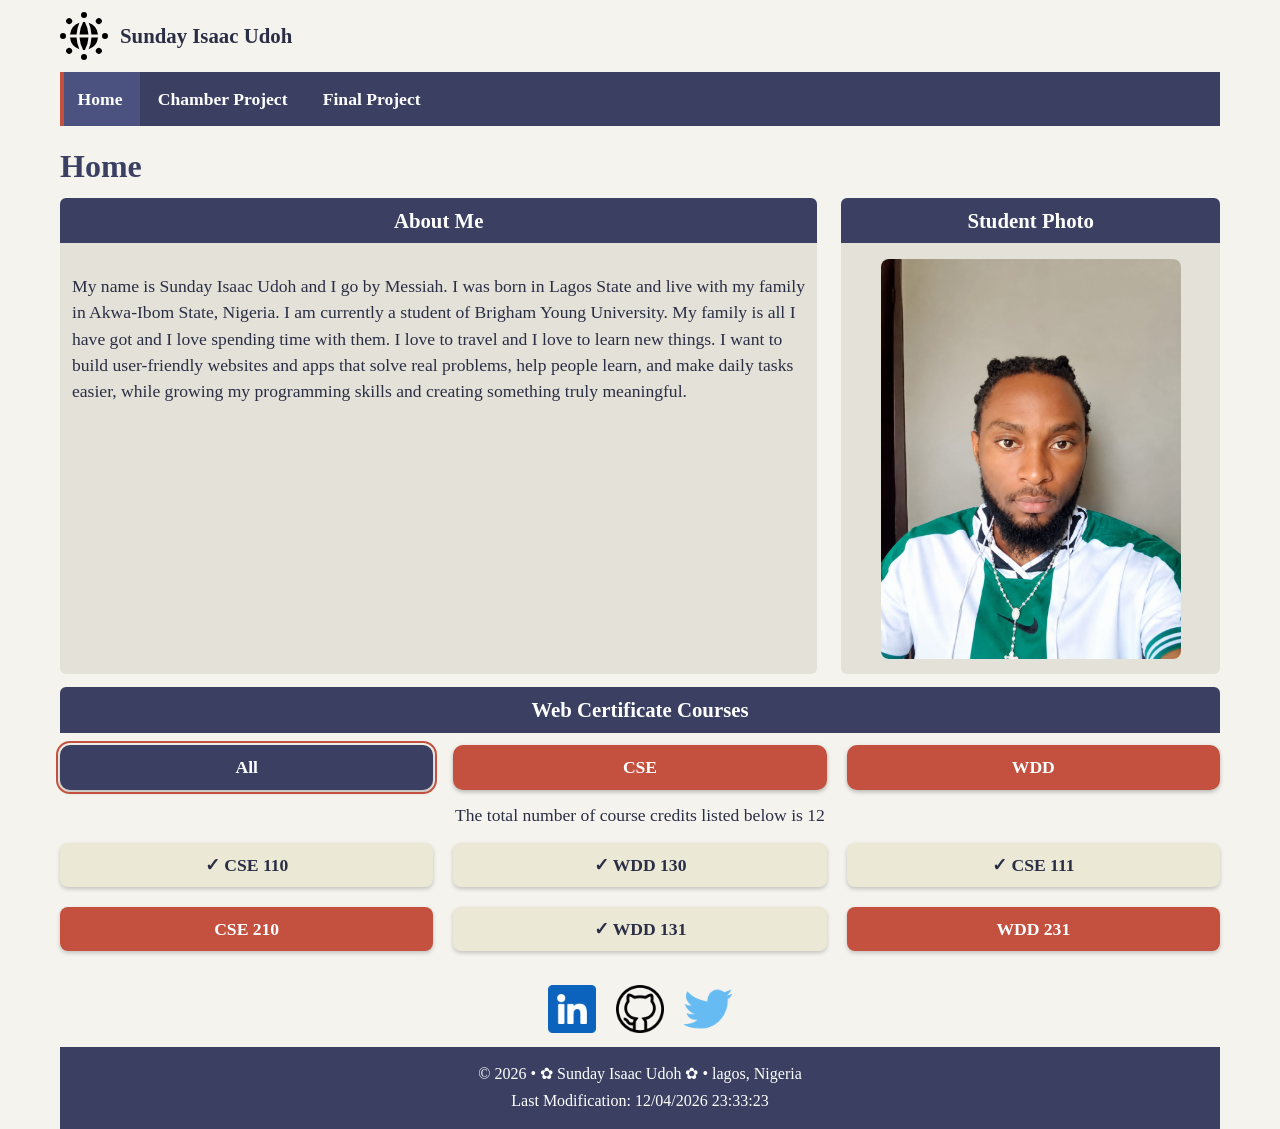
<file: index.html>
<!DOCTYPE html>
<html lang="en">
<head>
  <meta charset="UTF-8">
  <meta name="viewport" content="width=device-width, initial-scale=1">
  <title>Home | Sunday Isaac Udoh  WDD 231</title>
  <meta name="description" content="Course home page for Sunday Isaac Udoh, a Software Development student working on the Web and Computer Programming certificate.">
  <meta name="author" content="Sunday Isaac Udoh">
  <link rel="icon" href="images/logo.svg" type="image/svg+xml">

  <link rel="preconnect" href="https://fonts.googleapis.com">
  <link rel="preconnect" href="https://fonts.gstatic.com" crossorigin>
  <link href="https://fonts.googleapis.com/css2?family=Montserrat:wght@400;500;600;700&display=swap" rel="stylesheet">

  <link rel="stylesheet" href="styles/small.css">
  <link rel="stylesheet" href="styles/larger.css">
  <script src="scripts/navigation.js" defer></script>
  <script src="scripts/date.js" defer></script>
  <script src="scripts/course.js" defer></script>
</head>
<body>
  <header>
    <img src="images/logo.svg" alt="Site logo" width="48" height="48">
    <span class="site-name">Sunday Isaac Udoh</span>
    <button id="menu" type="button" aria-label="Open navigation menu" aria-expanded="false" aria-controls="primary-nav">&#9776;</button>
  </header>

  <nav>
    <ul id="primary-nav">
      <li><a href="index.html" class="active" aria-current="page">Home</a></li>
      <li><a href="#">Chamber Project</a></li>
      <li><a href="#">Final Project</a></li>
    </ul>
  </nav>

  <main>
    <h1>Home</h1>

    <section class="about">
      <h2>About Me</h2>
      <div class="panel">
        <p>My name is Sunday Isaac Udoh and I go by Messiah.
           I was born in Lagos State and live with my family
            in Akwa-Ibom State, Nigeria. I am currently a
            student of Brigham Young University. My family
            is all I have got and I love spending time with them.
            I love to travel and I love to learn new things.
            I want to build user-friendly websites and apps that solve real problems,
            help people learn, and make daily tasks easier,
            while growing my programming skills and creating something truly meaningful.</p>
      </div>
    </section>

    <section class="photo">
      <h2>Student Photo</h2>
      <div class="panel">
        <img src="images/sunday.jpg" alt="Portrait of Sunday Isaac Udoh" width="300" height="400">
      </div>
    </section>

    <section class="certificate">
      <h2>Web Certificate Courses</h2>
      <div class="filters">
        <button type="button" data-filter="all" class="active">All</button>
        <button type="button" data-filter="CSE">CSE</button>
        <button type="button" data-filter="WDD">WDD</button>
      </div>
      <p id="credits" class="credits"></p>
      <ul id="course-cards" class="cards"></ul>
    </section>
  </main>

  <footer>
    <ul class="social">
      <li><a href="https://www.linkedin.com/in/YOUR-PROFILE" aria-label="LinkedIn"><img src="images/linkedin.png" alt="" width="48" height="48"></a></li>
      <li><a href="https://massiahilarion.github.io/wdd231" aria-label="GitHub"><img src="images/github.png" alt="" width="48" height="48"></a></li>
      <li><a href="https://x.com/YOUR-HANDLE" aria-label="X"><img src="images/twitter.png" alt="" width="48" height="48"></a></li>
    </ul>
    <div class="legal">
      <p id="copyright"></p>
      <p id="lastModified"></p>
    </div>
  </footer>
</body>
</html>
</file>
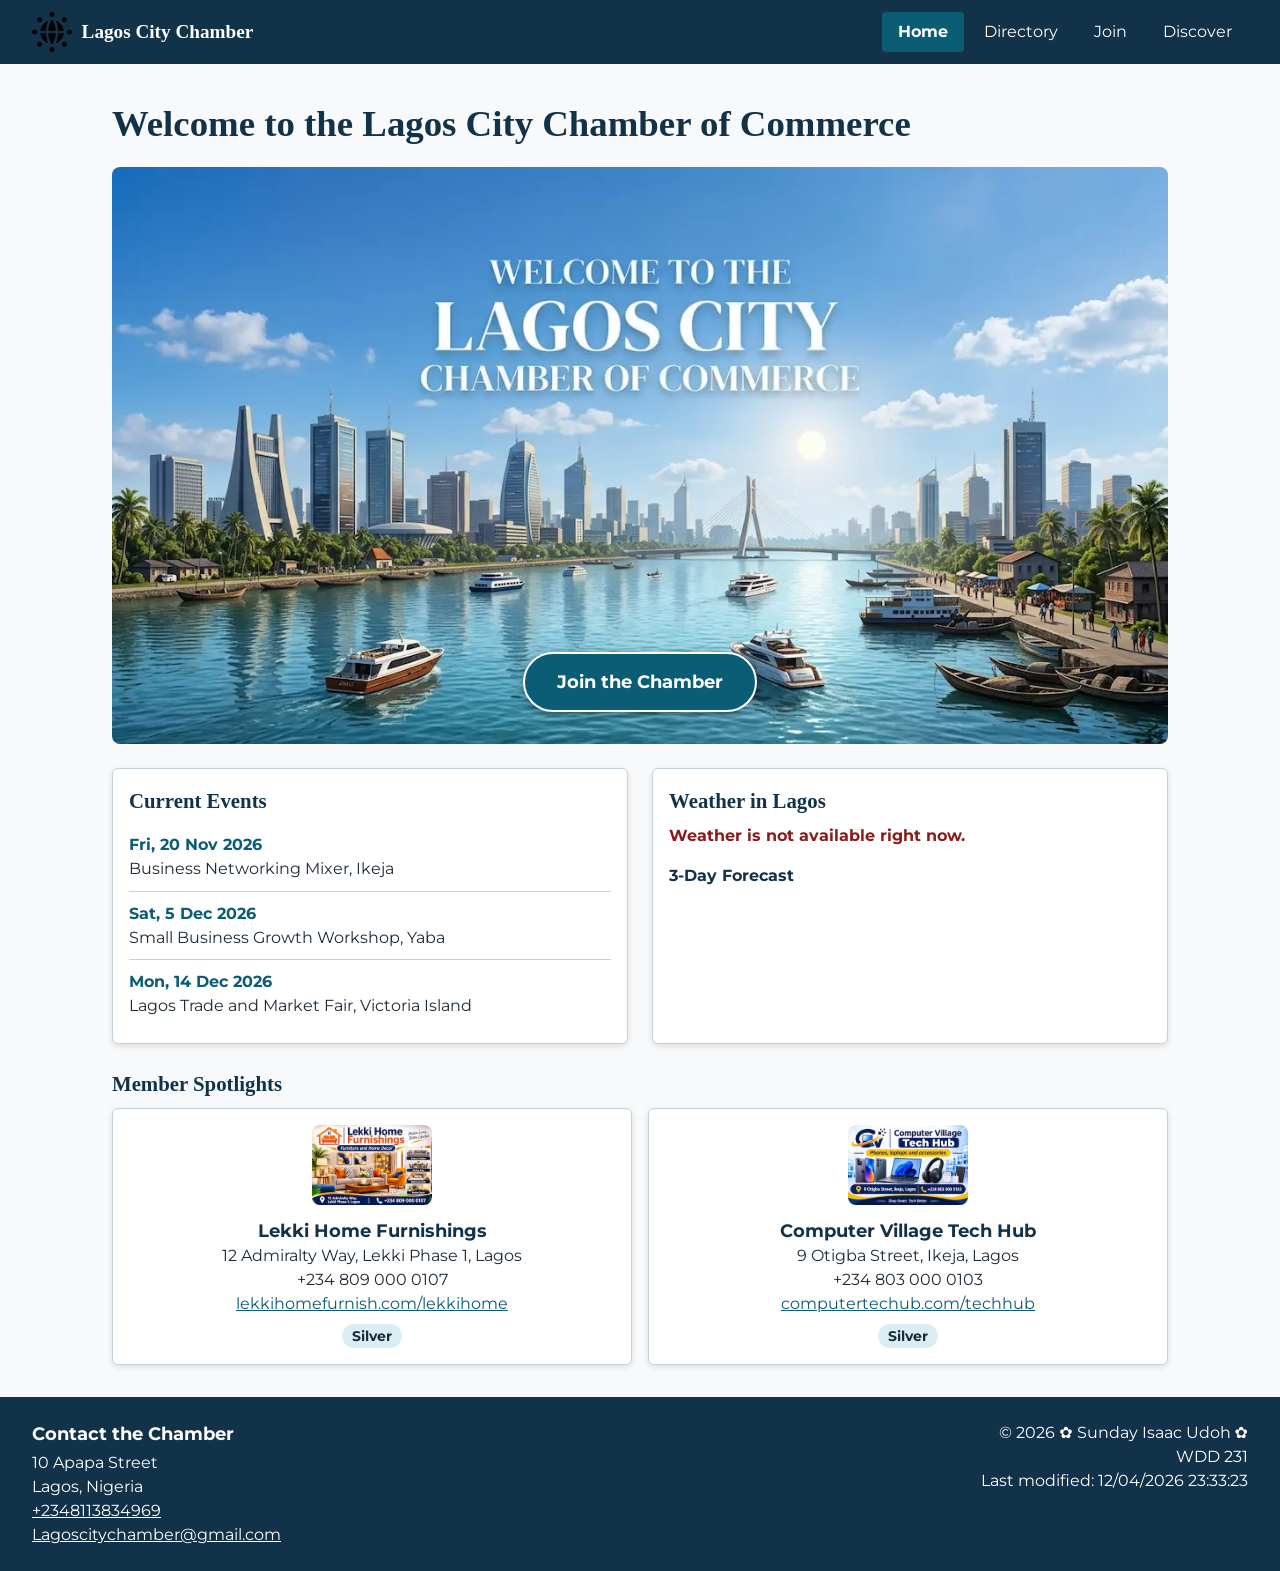
<file: chamber/index.html>
<!DOCTYPE html>
<html lang="en">
<head>
  <meta charset="UTF-8">
  <meta name="viewport" content="width=device-width, initial-scale=1">
  <title>Home | Lagos City Chamber of Commerce</title>
  <meta name="description" content="Welcome to the Lagos City Chamber of Commerce. See upcoming events, today's weather in Lagos, and spotlight member businesses.">
  <meta name="author" content="Sunday Isaac Udoh">

  <link rel="icon" href="images/logo.webp" type="image/svg+xml">

  <meta property="og:type" content="website">
  <meta property="og:title" content="Home | Lagos City Chamber of Commerce">
  <meta property="og:description" content="Welcome to the Lagos City Chamber of Commerce. Events, weather and spotlight members.">
  <meta property="og:image" content="https://massiahilarion.github.io/wdd231/chamber/images/og-image.png">
  <meta property="og:url" content="https://massiahilarion.github.io/wdd231/chamber/index.html">

  <link rel="preconnect" href="https://fonts.googleapis.com">
  <link rel="preconnect" href="https://fonts.gstatic.com" crossorigin>
  <link href="https://fonts.googleapis.com/css2?family=Montserrat:wght@400;700&display=swap" rel="stylesheet">

  <link rel="stylesheet" href="styles/normalize.css">
  <link rel="stylesheet" href="styles/small.css">
  <link rel="stylesheet" href="styles/large.css">

  <script src="scripts/home.js" defer></script>
</head>
<body>
  <header class="site-header">
    <a class="brand" href="index.html">
      <img src="images/logo.webp" alt="" width="40" height="40">
      <span>Lagos City Chamber</span>
    </a>

    <button id="menu-toggle" class="menu-toggle" aria-expanded="false" aria-controls="site-nav" aria-label="Menu">
      <span aria-hidden="true">&#9776;</span>
    </button>

    <nav id="site-nav" class="site-nav" aria-label="Main">
      <ul>
        <li><a href="index.html" aria-current="page">Home</a></li>
        <li><a href="directory.html">Directory</a></li>
        <li><a href="join.html">Join</a></li>
        <li><a href="discover.html">Discover</a></li>
      </ul>
    </nav>
  </header>

  <main>
    <h1>Welcome to the Lagos City Chamber of Commerce</h1>

    <div class="hero">
      <img src="images/hero.webp" alt="Illustration of the Lagos skyline at sunset beside the lagoon" width="1200" height="500" fetchpriority="high">
      <a class="cta" href="join.html">Join the Chamber</a>
    </div>

    <div class="home-grid">
      <section class="panel events" aria-labelledby="events-title">
        <h2 id="events-title">Current Events</h2>
        <ul class="events-list">
          <li>
            <time datetime="2026-11-20">Fri, 20 Nov 2026</time>
            <p>Business Networking Mixer, Ikeja</p>
          </li>
          <li>
            <time datetime="2026-12-05">Sat, 5 Dec 2026</time>
            <p>Small Business Growth Workshop, Yaba</p>
          </li>
          <li>
            <time datetime="2026-12-14">Mon, 14 Dec 2026</time>
            <p>Lagos Trade and Market Fair, Victoria Island</p>
          </li>
        </ul>
      </section>

      <section class="panel weather" aria-labelledby="weather-title">
        <h2 id="weather-title">Weather in Lagos</h2>
        <div id="current-weather" aria-live="polite"><p>Loading weather&hellip;</p></div>
        <h3>3-Day Forecast</h3>
        <ul id="forecast" class="forecast"></ul>
      </section>
    </div>

    <section class="spotlights" aria-labelledby="spotlight-title">
      <h2 id="spotlight-title">Member Spotlights</h2>
      <div id="spotlights" class="spotlight-grid" aria-live="polite">
        <p>Loading spotlights&hellip;</p>
      </div>
    </section>
  </main>

  <footer class="site-footer">
    <div class="footer-contact">
      <h2>Contact the Chamber</h2>
      <address>
        10 Apapa Street<br>
        Lagos, Nigeria<br>
        <a href="tel:+2348113834969">+2348113834969</a><br>
        <a href="mailto:Lagoscitychamber@gmail.com">Lagoscitychamber@gmail.com</a>
      </address>
    </div>
    <div class="footer-dev">
      <p>&copy; <span id="year"></span> &#10047; Sunday Isaac Udoh &#10047;</p>
      <p>WDD 231</p>
      <p>Last modified: <span id="last-modified"></span></p>
    </div>
  </footer>
</body>
</html>
</file>
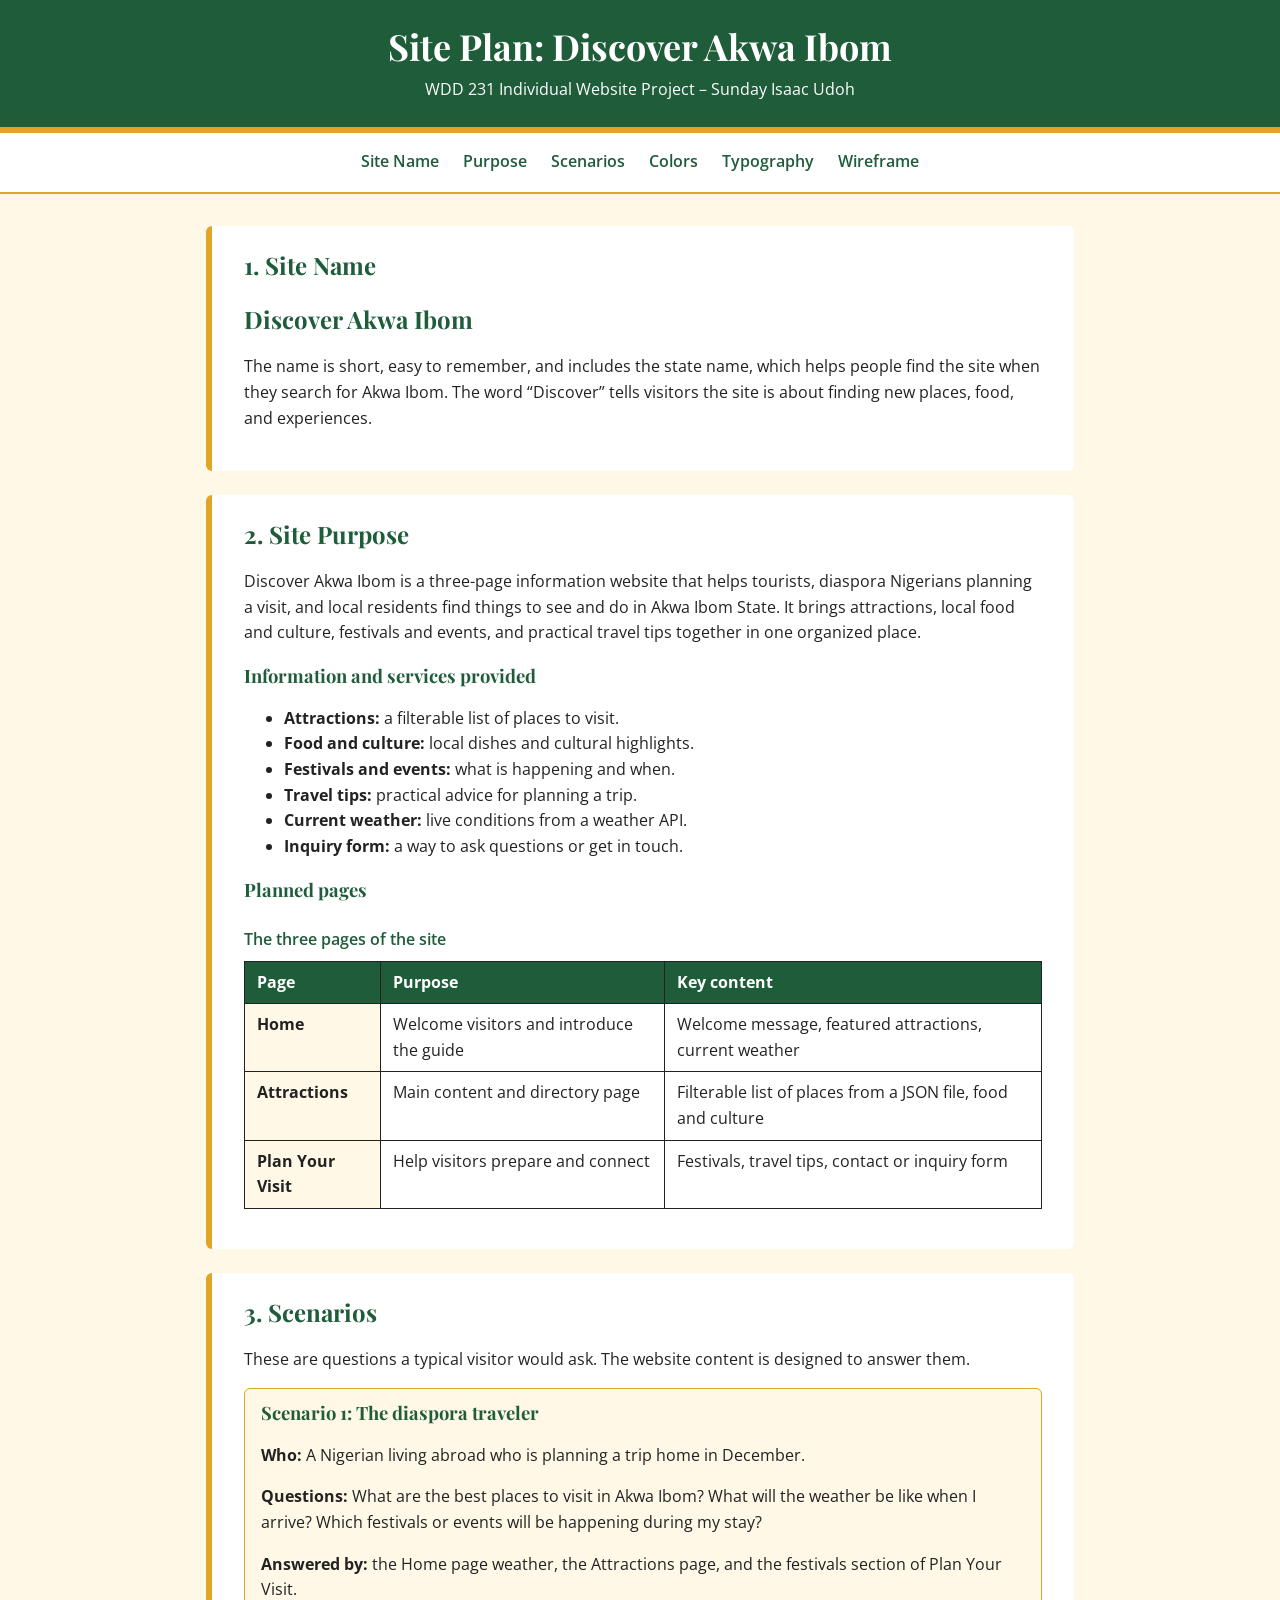
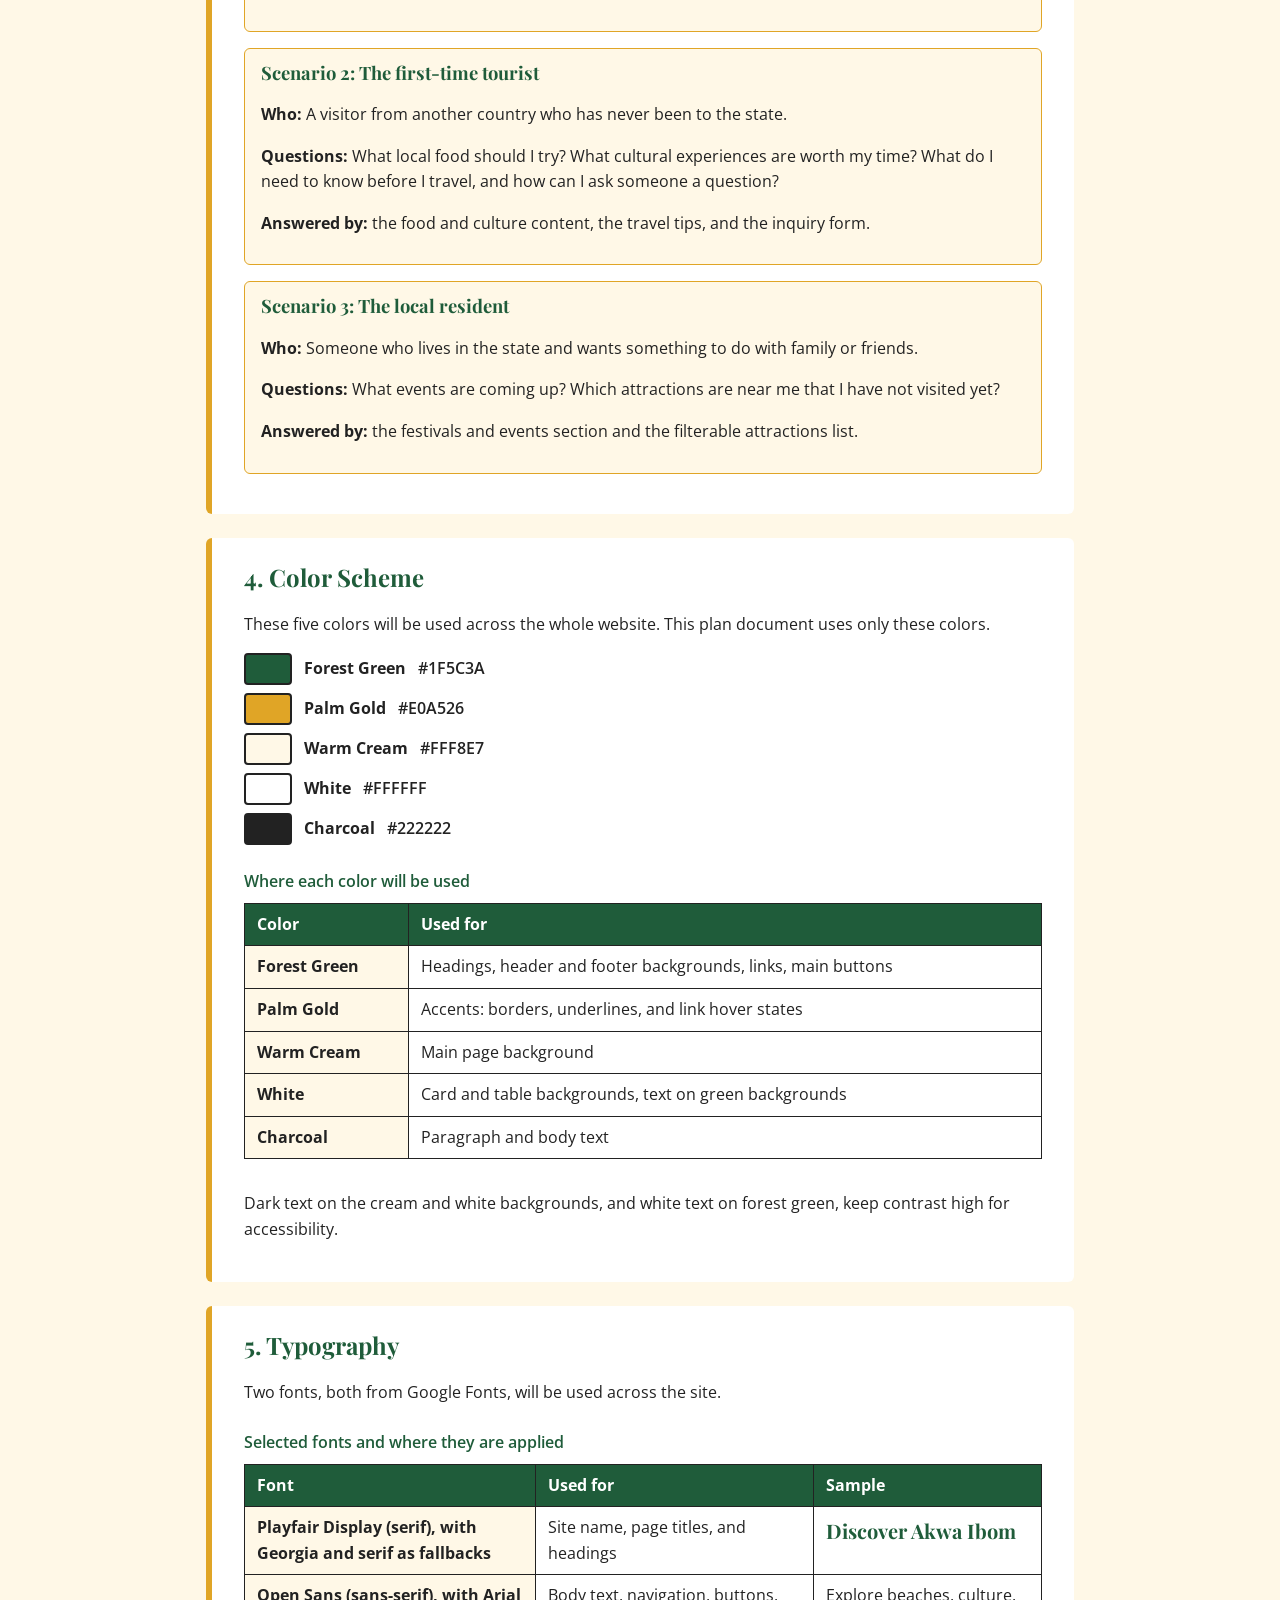
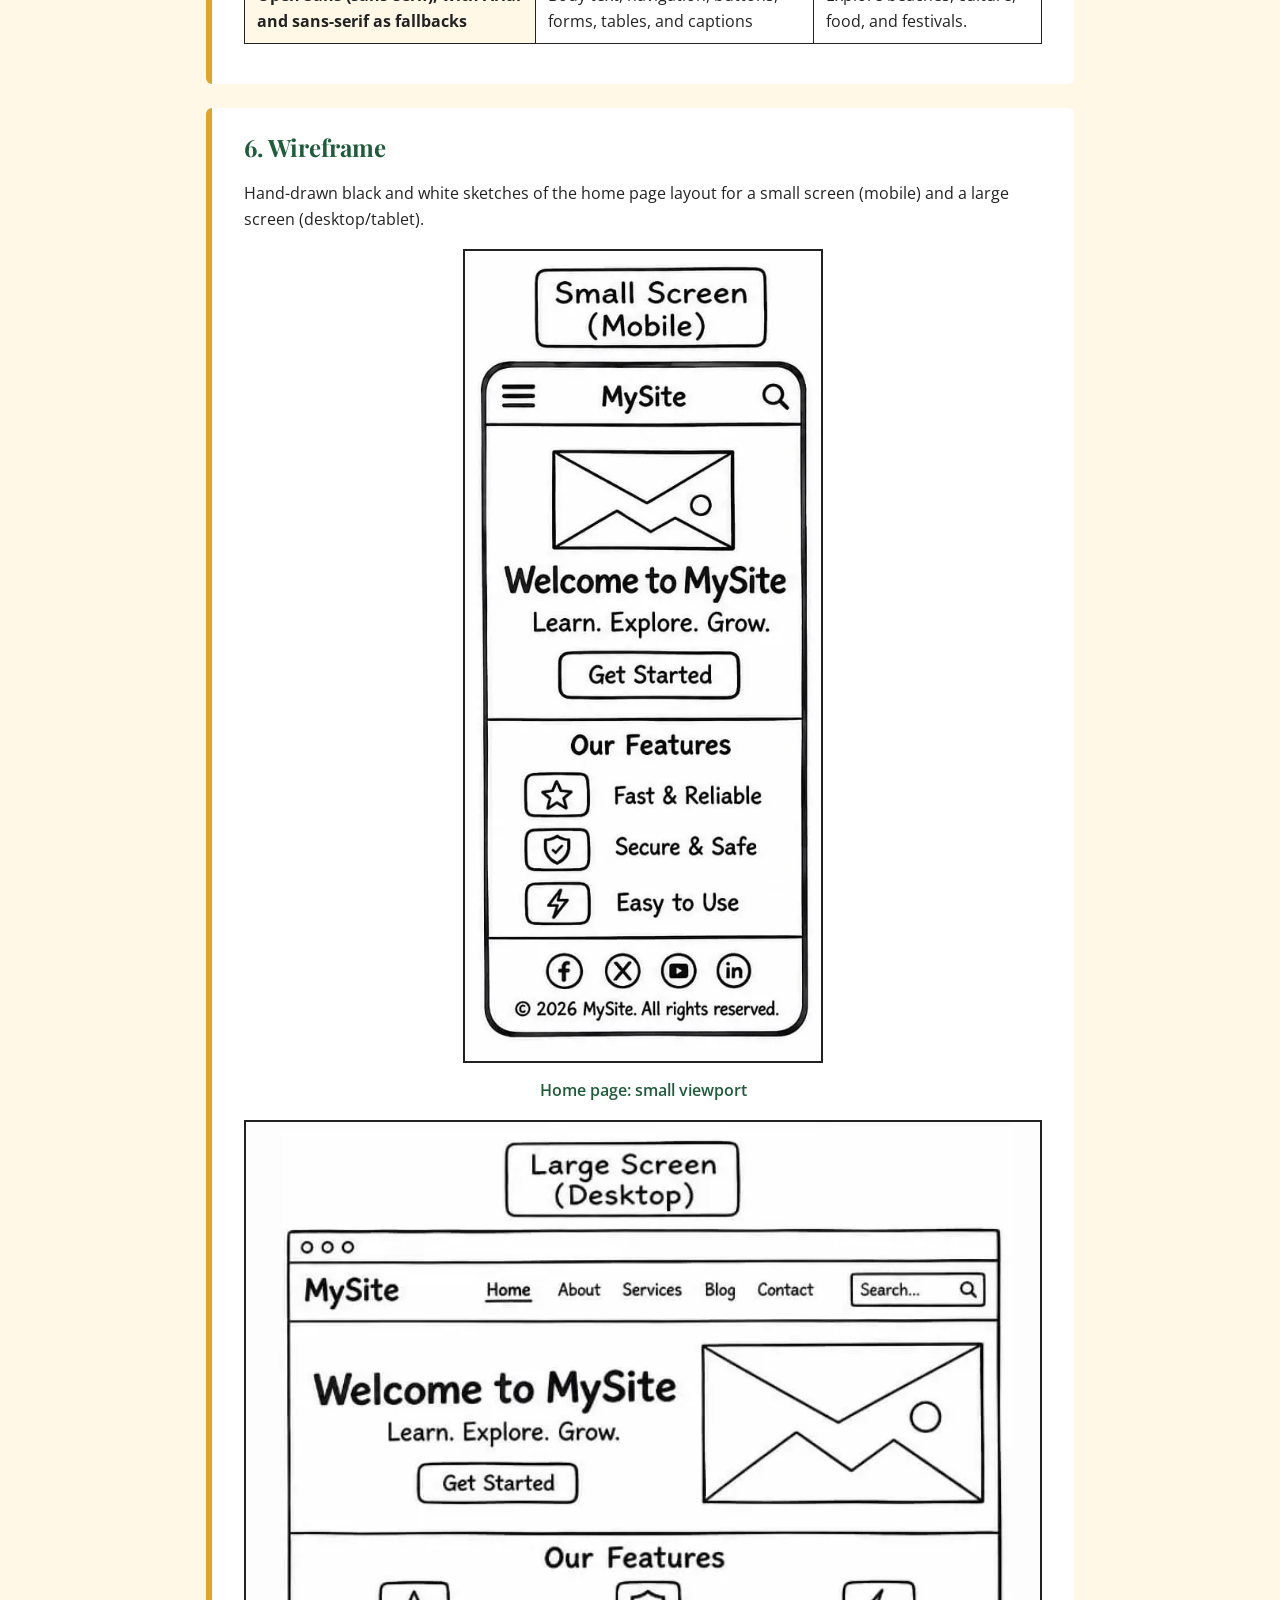
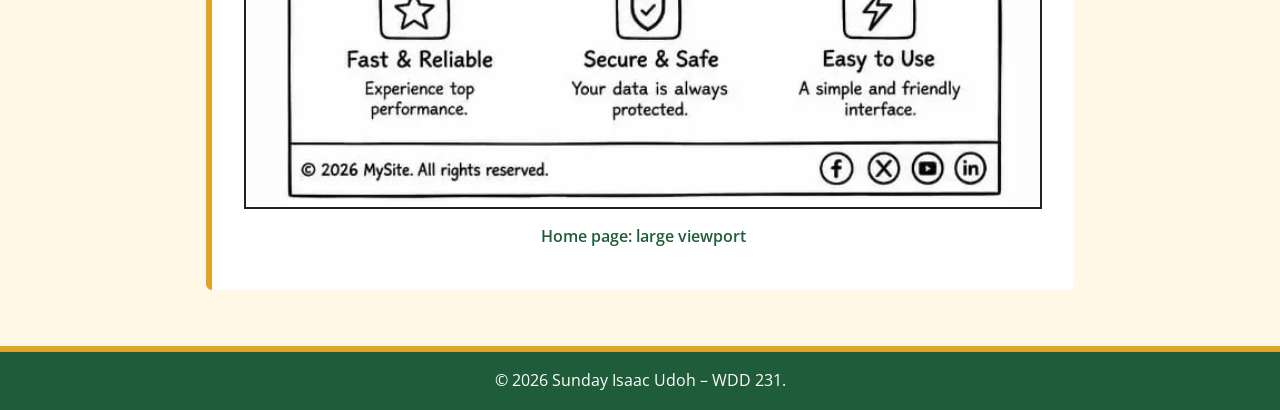
<file: siteplan.html>
<!DOCTYPE html>
<html lang="en">
<head>
  <meta charset="UTF-8">
  <meta name="viewport" content="width=device-width, initial-scale=1">
  <title>Site Plan | Discover Akwa Ibom</title>
  <meta name="description" content="Website plan for Discover Akwa Ibom, a three-page tourism guide for Akwa Ibom State, Nigeria.">
  <link rel="preconnect" href="https://fonts.googleapis.com">
  <link rel="preconnect" href="https://fonts.gstatic.com" crossorigin>
  <link href="https://fonts.googleapis.com/css2?family=Open+Sans:wght@400;600&family=Playfair+Display:wght@600;700&display=swap" rel="stylesheet">
  <link rel="stylesheet" href="styles/siteplan.css">
</head>
<body>
  <header class="site-header">
    <h1>Site Plan: Discover Akwa Ibom</h1>
    <p>WDD 231 Individual Website Project &ndash; Sunday Isaac Udoh</p>
  </header>

  <nav class="plan-nav" aria-label="Site plan sections">
    <ul>
      <li><a href="#site-name">Site Name</a></li>
      <li><a href="#site-purpose">Purpose</a></li>
      <li><a href="#scenarios">Scenarios</a></li>
      <li><a href="#color-scheme">Colors</a></li>
      <li><a href="#typography">Typography</a></li>
      <li><a href="#wireframe">Wireframe</a></li>
    </ul>
  </nav>

  <main>
    <section id="site-name">
      <h2>1. Site Name</h2>
      <p class="highlight"><strong>Discover Akwa Ibom</strong></p>
      <p>The name is short, easy to remember, and includes the state name, which helps people find the site when they search for Akwa Ibom. The word &ldquo;Discover&rdquo; tells visitors the site is about finding new places, food, and experiences.</p>
    </section>

    <section id="site-purpose">
      <h2>2. Site Purpose</h2>
      <p>Discover Akwa Ibom is a three-page information website that helps tourists, diaspora Nigerians planning a visit, and local residents find things to see and do in Akwa Ibom State. It brings attractions, local food and culture, festivals and events, and practical travel tips together in one organized place.</p>
      <h3>Information and services provided</h3>
      <ul>
        <li><strong>Attractions:</strong> a filterable list of places to visit.</li>
        <li><strong>Food and culture:</strong> local dishes and cultural highlights.</li>
        <li><strong>Festivals and events:</strong> what is happening and when.</li>
        <li><strong>Travel tips:</strong> practical advice for planning a trip.</li>
        <li><strong>Current weather:</strong> live conditions from a weather API.</li>
        <li><strong>Inquiry form:</strong> a way to ask questions or get in touch.</li>
      </ul>
      <h3>Planned pages</h3>
      <div class="table-wrap">
        <table>
          <caption>The three pages of the site</caption>
          <thead>
            <tr><th scope="col">Page</th><th scope="col">Purpose</th><th scope="col">Key content</th></tr>
          </thead>
          <tbody>
            <tr><th scope="row">Home</th><td>Welcome visitors and introduce the guide</td><td>Welcome message, featured attractions, current weather</td></tr>
            <tr><th scope="row">Attractions</th><td>Main content and directory page</td><td>Filterable list of places from a JSON file, food and culture</td></tr>
            <tr><th scope="row">Plan Your Visit</th><td>Help visitors prepare and connect</td><td>Festivals, travel tips, contact or inquiry form</td></tr>
          </tbody>
        </table>
      </div>
    </section>

    <section id="scenarios">
      <h2>3. Scenarios</h2>
      <p>These are questions a typical visitor would ask. The website content is designed to answer them.</p>
      <article class="card">
        <h3>Scenario 1: The diaspora traveler</h3>
        <p><strong>Who:</strong> A Nigerian living abroad who is planning a trip home in December.</p>
        <p><strong>Questions:</strong> What are the best places to visit in Akwa Ibom? What will the weather be like when I arrive? Which festivals or events will be happening during my stay?</p>
        <p><strong>Answered by:</strong> the Home page weather, the Attractions page, and the festivals section of Plan Your Visit.</p>
      </article>
      <article class="card">
        <h3>Scenario 2: The first-time tourist</h3>
        <p><strong>Who:</strong> A visitor from another country who has never been to the state.</p>
        <p><strong>Questions:</strong> What local food should I try? What cultural experiences are worth my time? What do I need to know before I travel, and how can I ask someone a question?</p>
        <p><strong>Answered by:</strong> the food and culture content, the travel tips, and the inquiry form.</p>
      </article>
      <article class="card">
        <h3>Scenario 3: The local resident</h3>
        <p><strong>Who:</strong> Someone who lives in the state and wants something to do with family or friends.</p>
        <p><strong>Questions:</strong> What events are coming up? Which attractions are near me that I have not visited yet?</p>
        <p><strong>Answered by:</strong> the festivals and events section and the filterable attractions list.</p>
      </article>
    </section>

    <section id="color-scheme">
      <h2>4. Color Scheme</h2>
      <p>These five colors will be used across the whole website. This plan document uses only these colors.</p>
      <ul class="swatches">
        <li><span class="swatch swatch-green" aria-hidden="true"></span><strong>Forest Green</strong> <code>#1F5C3A</code></li>
        <li><span class="swatch swatch-gold" aria-hidden="true"></span><strong>Palm Gold</strong> <code>#E0A526</code></li>
        <li><span class="swatch swatch-cream" aria-hidden="true"></span><strong>Warm Cream</strong> <code>#FFF8E7</code></li>
        <li><span class="swatch swatch-white" aria-hidden="true"></span><strong>White</strong> <code>#FFFFFF</code></li>
        <li><span class="swatch swatch-charcoal" aria-hidden="true"></span><strong>Charcoal</strong> <code>#222222</code></li>
      </ul>
      <div class="table-wrap">
        <table>
          <caption>Where each color will be used</caption>
          <thead>
            <tr><th scope="col">Color</th><th scope="col">Used for</th></tr>
          </thead>
          <tbody>
            <tr><th scope="row">Forest Green</th><td>Headings, header and footer backgrounds, links, main buttons</td></tr>
            <tr><th scope="row">Palm Gold</th><td>Accents: borders, underlines, and link hover states</td></tr>
            <tr><th scope="row">Warm Cream</th><td>Main page background</td></tr>
            <tr><th scope="row">White</th><td>Card and table backgrounds, text on green backgrounds</td></tr>
            <tr><th scope="row">Charcoal</th><td>Paragraph and body text</td></tr>
          </tbody>
        </table>
      </div>
      <p>Dark text on the cream and white backgrounds, and white text on forest green, keep contrast high for accessibility.</p>
    </section>

    <section id="typography">
      <h2>5. Typography</h2>
      <p>Two fonts, both from Google Fonts, will be used across the site.</p>
      <div class="table-wrap">
        <table>
          <caption>Selected fonts and where they are applied</caption>
          <thead>
            <tr><th scope="col">Font</th><th scope="col">Used for</th><th scope="col">Sample</th></tr>
          </thead>
          <tbody>
            <tr>
              <th scope="row">Playfair Display (serif), with Georgia and serif as fallbacks</th>
              <td>Site name, page titles, and headings</td>
              <td><span class="sample-heading">Discover Akwa Ibom</span></td>
            </tr>
            <tr>
              <th scope="row">Open Sans (sans-serif), with Arial and sans-serif as fallbacks</th>
              <td>Body text, navigation, buttons, forms, tables, and captions</td>
              <td><span class="sample-body">Explore beaches, culture, food, and festivals.</span></td>
            </tr>
          </tbody>
        </table>
      </div>
    </section>

    <section id="wireframe">
      <h2>6. Wireframe</h2>
      <p>Hand-drawn black and white sketches of the home page layout for a small screen (mobile) and a large screen (desktop/tablet).</p>
      <figure>
        <img src="images/mobile.webp" alt="Hand-drawn wireframe of the home page on a small mobile screen" width="360" height="640">
        <figcaption>Home page: small viewport</figcaption>
      </figure>
      <figure>
        <img src="images/desktop.webp" alt="Hand-drawn wireframe of the home page on a large desktop or tablet screen" width="960" height="600">
        <figcaption>Home page: large viewport</figcaption>
      </figure>
    </section>
  </main>

  <footer class="site-footer">
    <p>&copy; 2026 Sunday Isaac Udoh &ndash; WDD 231.</p>
  </footer>
</body>
</html>
</file>
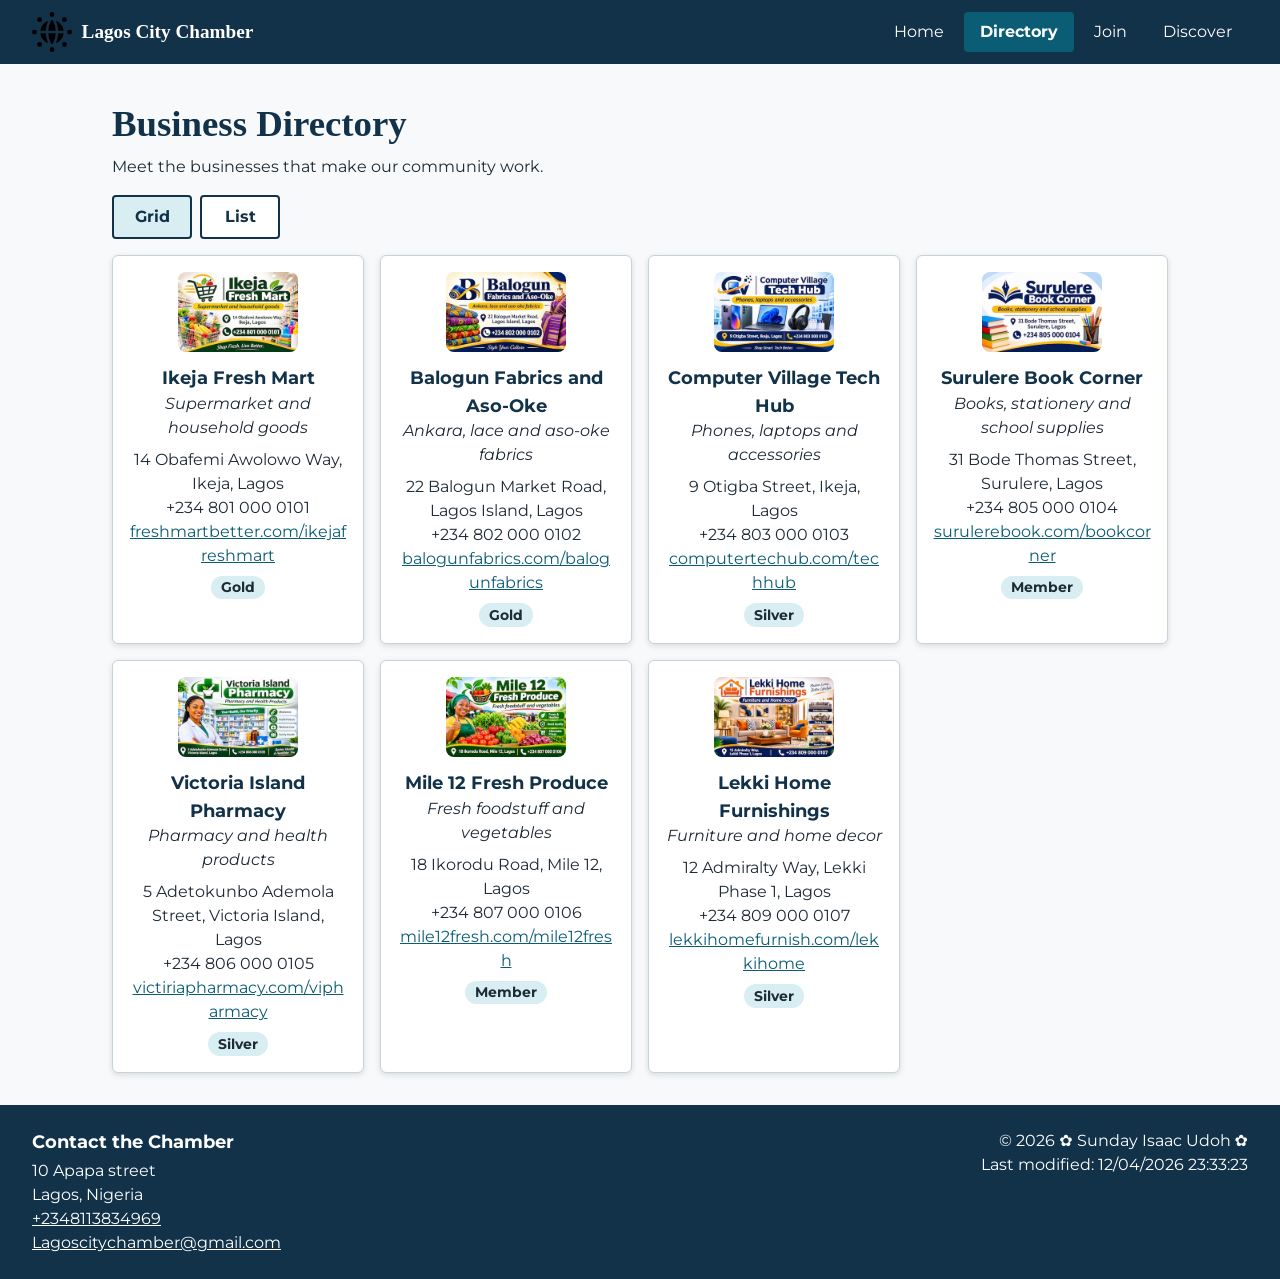
<file: chamber/directory.html>
<!DOCTYPE html>
<html lang="en">
<head>
  <meta charset="UTF-8">
  <meta name="viewport" content="width=device-width, initial-scale=1">
  <title>Business Directory | Lagos City Chamber of Commerce</title>
  <meta name="description" content="Browse member businesses of the Lagos City Chamber of Commerce. Find addresses, phone numbers, and websites for local companies.">
  <meta name="author" content="Sunday Isaac Udoh">

  <link rel="icon" href="images/logo.svg" type="image/svg+xml">

  <meta property="og:type" content="website">
  <meta property="og:title" content="Business Directory | Lagos City Chamber of Commerce">
  <meta property="og:description" content="Browse member businesses of the Lagos City Chamber of Commerce.">
  <meta property="og:image" content="https://massiahilarion.github.io/wdd231/chamber/images/og-image.png">
  <meta property="og:url" content="https://massiahilarion.github.io/wdd231/chamber/directory.html">

  <link rel="preconnect" href="https://fonts.googleapis.com">
  <link rel="preconnect" href="https://fonts.gstatic.com" crossorigin>
  <link href="https://fonts.googleapis.com/css2?family=Montserrat:wght@400;500;600;700&display=swap" rel="stylesheet">

  <link rel="stylesheet" href="styles/normalize.css">
  <link rel="stylesheet" href="styles/small.css">
  <link rel="stylesheet" href="styles/large.css">

  <script src="scripts/directory.js" defer></script>
</head>
<body>
  <header class="site-header">
    <a class="brand" href="index.html">
      <img src="images/logo.webp" alt="" width="40" height="40">
      <span>Lagos City Chamber</span>
    </a>

    <button id="menu-toggle" class="menu-toggle" aria-expanded="false" aria-controls="site-nav" aria-label="Menu">
      <span aria-hidden="true">&#9776;</span>
    </button>

    <nav id="site-nav" class="site-nav" aria-label="Main">
      <ul>
        <li><a href="index.html">Home</a></li>
        <li><a href="directory.html" aria-current="page">Directory</a></li>
        <li><a href="join.html">Join</a></li>
        <li><a href="discover.html">Discover</a></li>
      </ul>
    </nav>
  </header>

  <main>
    <h1>Business Directory</h1>
    <p class="intro">Meet the businesses that make our community work.</p>

    <div class="view-toggle" role="group" aria-label="Choose how to view members">
      <button id="grid-btn" type="button" aria-pressed="true" aria-label="Grid view">Grid</button>
      <button id="list-btn" type="button" aria-pressed="false" aria-label="List view">List</button>
    </div>

    <section id="members" class="grid" aria-live="polite">
      <p>Loading members&hellip;</p>
    </section>
  </main>

  <footer class="site-footer">
    <div class="footer-contact">
      <h2>Contact the Chamber</h2>
      <address>
        10 Apapa street<br>
        Lagos, Nigeria<br>
        <a href="tel:+234">+2348113834969</a><br>
        <a href="mailto:info@yourchamber.example">Lagoscitychamber@gmail.com</a>
      </address>
    </div>
    <div class="footer-dev">
      <p>&copy; <span id="year"></span> ✿ Sunday Isaac Udoh ✿</p>
      <p>Last modified: <span id="last-modified"></span></p>
    </div>
  </footer>
</body>
</html>
</file>
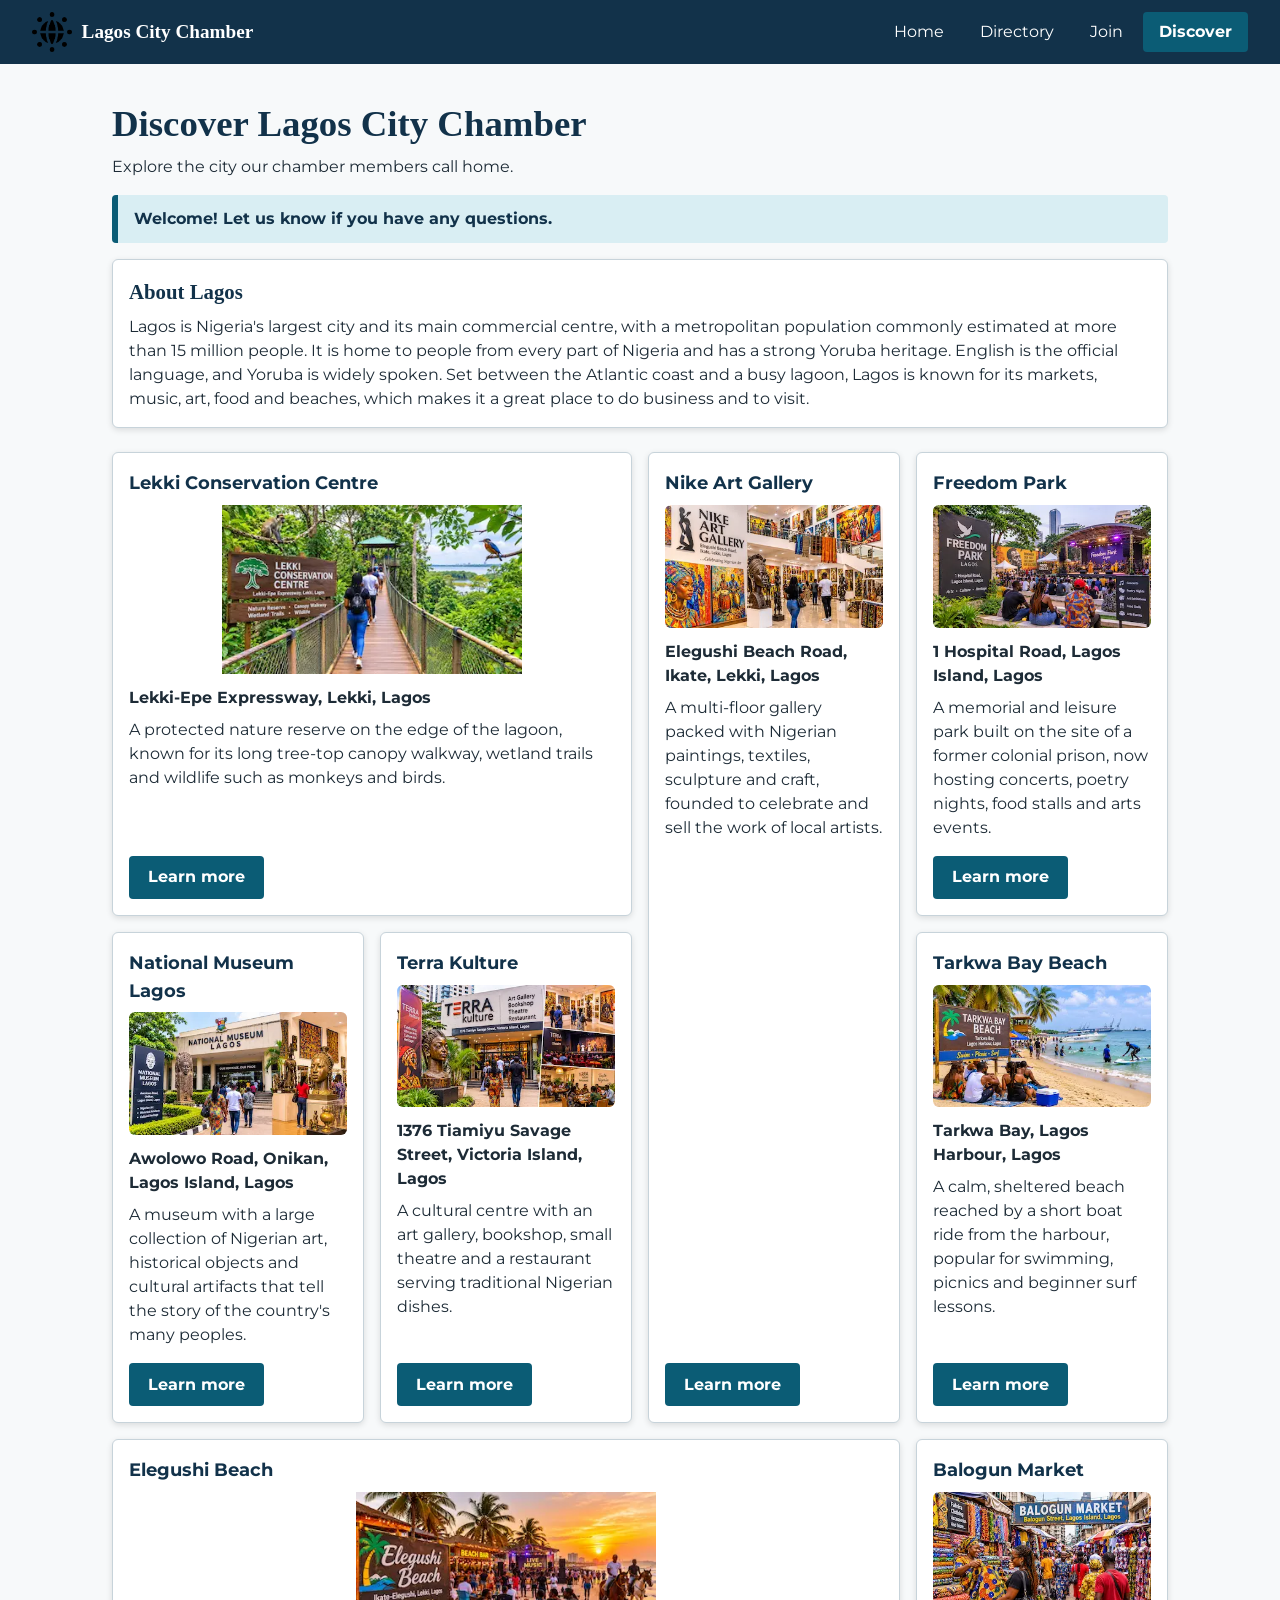
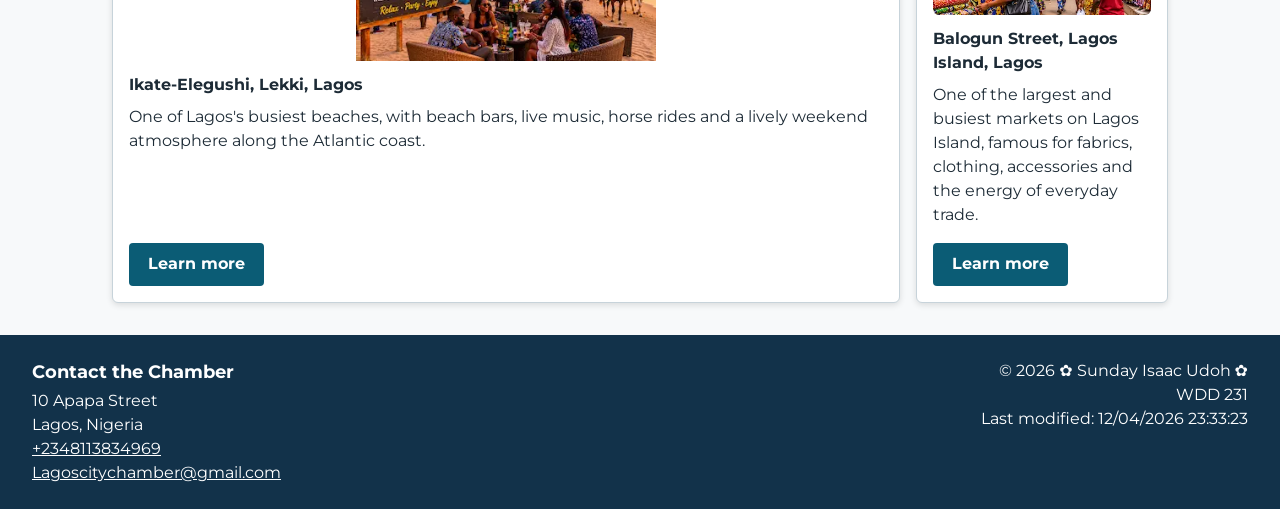
<file: chamber/discover.html>
<!DOCTYPE html>
<html lang="en">
<head>
  <meta charset="UTF-8">
  <meta name="viewport" content="width=device-width, initial-scale=1">
  <title>Discover Lagos | Lagos City Chamber of Commerce</title>
  <meta name="description" content="Discover places to visit in Lagos, including museums, beaches, markets and cultural centres, and learn about the area our chamber members call home.">
  <meta name="author" content="Sunday Isaac Udoh">

  <link rel="icon" href="images/logo.svg" type="image/svg+xml">

  <meta property="og:type" content="website">
  <meta property="og:title" content="Discover Lagos | Lagos City Chamber of Commerce">
  <meta property="og:description" content="Discover Lagos: museums, beaches, markets and cultural spots near our chamber members, from Lekki to Lagos Island.">
  <meta property="og:image" content="https://massiahilarion.github.io/wdd231/chamber/images/og-image.png">
  <meta property="og:url" content="https://massiahilarion.github.io/wdd231/chamber/discover.html">

  <link rel="preconnect" href="https://fonts.googleapis.com">
  <link rel="preconnect" href="https://fonts.gstatic.com" crossorigin>
  <link href="https://fonts.googleapis.com/css2?family=Montserrat:wght@400;700&display=swap" rel="stylesheet">

  <link rel="stylesheet" href="styles/normalize.css">
  <link rel="stylesheet" href="styles/small.css">
  <link rel="stylesheet" href="styles/large.css">

  <script type="module" src="scripts/discover.js"></script>
</head>
<body>
  <header class="site-header">
    <a class="brand" href="index.html">
      <img src="images/logo.webp" alt="" width="40" height="40">
      <span>Lagos City Chamber</span>
    </a>

    <button id="menu-toggle" class="menu-toggle" aria-expanded="false" aria-controls="site-nav" aria-label="Menu">
      <span aria-hidden="true">&#9776;</span>
    </button>

    <nav id="site-nav" class="site-nav" aria-label="Main">
      <ul>
        <li><a href="index.html">Home</a></li>
        <li><a href="directory.html">Directory</a></li>
        <li><a href="join.html">Join</a></li>
        <li><a href="discover.html" aria-current="page">Discover</a></li>
      </ul>
    </nav>
  </header>

  <main>
    <h1>Discover Lagos City Chamber</h1>
    <p class="intro">Explore the city our chamber members call home.</p>

    <p id="visit-message" class="visit-message" role="status"></p>

    <section class="panel area-info" aria-labelledby="about-title">
      <h2 id="about-title">About Lagos</h2>
      <p>Lagos is Nigeria's largest city and its main commercial centre, with a metropolitan population commonly estimated at more than 15 million people. It is home to people from every part of Nigeria and has a strong Yoruba heritage. English is the official language, and Yoruba is widely spoken. Set between the Atlantic coast and a busy lagoon, Lagos is known for its markets, music, art, food and beaches, which makes it a great place to do business and to visit.</p>
    </section>

    <section id="places" class="places" aria-label="Places to visit in Lagos"></section>
  </main>

  <footer class="site-footer">
    <div class="footer-contact">
      <h2>Contact the Chamber</h2>
      <address>
        10 Apapa Street<br>
        Lagos, Nigeria<br>
        <a href="tel:+2348113834969">+2348113834969</a><br>
        <a href="mailto:Lagoscitychamber@gmail.com">Lagoscitychamber@gmail.com</a>
      </address>
    </div>
    <div class="footer-dev">
      <p>&copy; <span id="year"></span> &#10047; Sunday Isaac Udoh &#10047;</p>
      <p>WDD 231</p>
      <p>Last modified: <span id="last-modified"></span></p>
    </div>
  </footer>
</body>
</html>
</file>
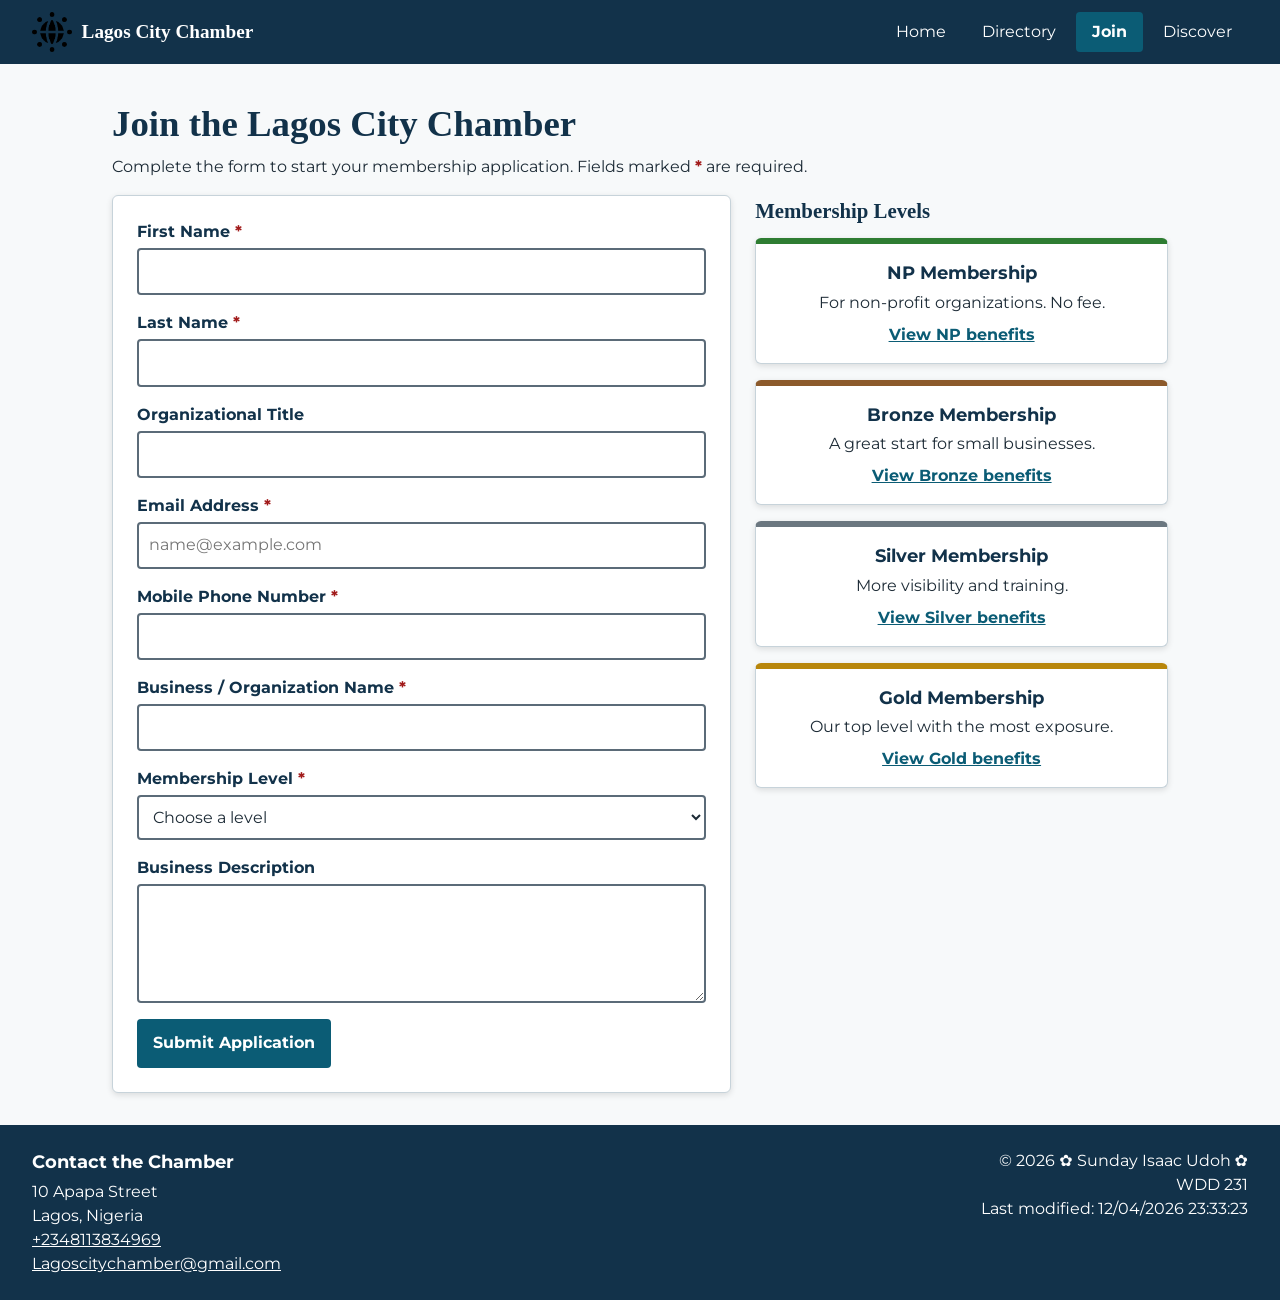
<file: chamber/join.html>
<!DOCTYPE html>
<html lang="en">
<head>
  <meta charset="UTF-8">
  <meta name="viewport" content="width=device-width, initial-scale=1">
  <title>Join | Lagos City Chamber of Commerce</title>
  <meta name="description" content="Apply to join the Lagos City Chamber of Commerce. Compare the NP, Bronze, Silver and Gold membership levels and submit your application.">
  <meta name="author" content="Sunday Isaac Udoh">

  <link rel="icon" href="images/logo.svg" type="image/svg+xml">

  <meta property="og:type" content="website">
  <meta property="og:title" content="Join | Lagos City Chamber of Commerce">
  <meta property="og:description" content="Apply to join the Lagos City Chamber of Commerce and grow your business with our community of local members.">
  <meta property="og:image" content="https://massiahilarion.github.io/wdd231/chamber/images/og-image.png">
  <meta property="og:url" content="https://massiahilarion.github.io/wdd231/chamber/join.html">

  <link rel="preconnect" href="https://fonts.googleapis.com">
  <link rel="preconnect" href="https://fonts.gstatic.com" crossorigin>
  <link href="https://fonts.googleapis.com/css2?family=Montserrat:wght@400;700&display=swap" rel="stylesheet">

  <link rel="stylesheet" href="styles/normalize.css">
  <link rel="stylesheet" href="styles/small.css">
  <link rel="stylesheet" href="styles/large.css">

  <script src="scripts/join.js" defer></script>
</head>
<body>
  <header class="site-header">
    <a class="brand" href="index.html">
      <img src="images/logo.webp" alt="" width="40" height="40">
      <span>Lagos City Chamber</span>
    </a>

    <button id="menu-toggle" class="menu-toggle" aria-expanded="false" aria-controls="site-nav" aria-label="Menu">
      <span aria-hidden="true">&#9776;</span>
    </button>

    <nav id="site-nav" class="site-nav" aria-label="Main">
      <ul>
        <li><a href="index.html">Home</a></li>
        <li><a href="directory.html">Directory</a></li>
        <li><a href="join.html" aria-current="page">Join</a></li>
        <li><a href="discover.html">Discover</a></li>
      </ul>
    </nav>
  </header>

  <main>
    <h1>Join the Lagos City Chamber</h1>
    <p class="intro">Complete the form to start your membership application. Fields marked <span class="req" aria-hidden="true">*</span> are required.</p>

    <div class="join-layout">
      <form class="join-form" action="thankyou.html" method="get">
        <label>First Name <span class="req" aria-hidden="true">*</span>
          <input type="text" name="fname" title="Enter your first name" autocomplete="given-name" required>
        </label>

        <label>Last Name <span class="req" aria-hidden="true">*</span>
          <input type="text" name="lname" title="Enter your last name" autocomplete="family-name" required>
        </label>

        <label>Organizational Title
          <input type="text" name="orgtitle" title="Letters, hyphens and spaces only, at least 7 characters" autocomplete="organization-title" pattern="[A-Za-z \-]{7,}">
        </label>

        <label>Email Address <span class="req" aria-hidden="true">*</span>
          <input type="email" name="email" title="Enter your email address" autocomplete="email" placeholder="name@example.com" required>
        </label>

        <label>Mobile Phone Number <span class="req" aria-hidden="true">*</span>
          <input type="tel" name="mobile" title="Enter your mobile phone number" autocomplete="tel" required>
        </label>

        <label>Business / Organization Name <span class="req" aria-hidden="true">*</span>
          <input type="text" name="bizname" title="Enter your business or organization name" autocomplete="organization" required>
        </label>

        <label>Membership Level <span class="req" aria-hidden="true">*</span>
          <select name="level" title="Choose a membership level" autocomplete="off" required>
            <option value="" selected disabled>Choose a level</option>
            <option value="np">NP Membership (non-profit, no fee)</option>
            <option value="bronze">Bronze Membership</option>
            <option value="silver">Silver Membership</option>
            <option value="gold">Gold Membership</option>
          </select>
        </label>

        <label>Business Description
          <textarea name="description" title="Briefly describe your business or organization" autocomplete="off" rows="4"></textarea>
        </label>

        <input type="hidden" name="timestamp" id="timestamp">

        <button type="submit">Submit Application</button>
      </form>

      <aside class="membership" aria-labelledby="levels-title">
        <h2 id="levels-title">Membership Levels</h2>
        <div class="level-cards">
          <article class="level-card np">
            <h3>NP Membership</h3>
            <p>For non-profit organizations. No fee.</p>
            <a href="#np-modal" data-modal="np-modal">View NP benefits</a>
          </article>
          <article class="level-card bronze">
            <h3>Bronze Membership</h3>
            <p>A great start for small businesses.</p>
            <a href="#bronze-modal" data-modal="bronze-modal">View Bronze benefits</a>
          </article>
          <article class="level-card silver">
            <h3>Silver Membership</h3>
            <p>More visibility and training.</p>
            <a href="#silver-modal" data-modal="silver-modal">View Silver benefits</a>
          </article>
          <article class="level-card gold">
            <h3>Gold Membership</h3>
            <p>Our top level with the most exposure.</p>
            <a href="#gold-modal" data-modal="gold-modal">View Gold benefits</a>
          </article>
        </div>
      </aside>
    </div>
  </main>

  <dialog id="np-modal" aria-labelledby="np-title">
    <div class="modal-body">
      <h2 id="np-title">NP Membership</h2>
      <p class="price">No fee (non-profit organizations)</p>
      <ul>
        <li>Listing in the member directory</li>
        <li>Monthly chamber newsletter</li>
        <li>Invitations to community events</li>
      </ul>
      <button type="button" class="modal-close">Close</button>
    </div>
  </dialog>

  <dialog id="bronze-modal" aria-labelledby="bronze-title">
    <div class="modal-body">
      <h2 id="bronze-title">Bronze Membership</h2>
      <p class="price">&#8358;25,000 per year</p>
      <ul>
        <li>Everything in NP Membership</li>
        <li>Directory listing with your company logo</li>
        <li>10% discount on chamber events</li>
      </ul>
      <button type="button" class="modal-close">Close</button>
    </div>
  </dialog>

  <dialog id="silver-modal" aria-labelledby="silver-title">
    <div class="modal-body">
      <h2 id="silver-title">Silver Membership</h2>
      <p class="price">&#8358;60,000 per year</p>
      <ul>
        <li>Everything in Bronze Membership</li>
        <li>Business training workshops</li>
        <li>Eligible for home page spotlights</li>
        <li>20% discount on chamber events</li>
      </ul>
      <button type="button" class="modal-close">Close</button>
    </div>
  </dialog>

  <dialog id="gold-modal" aria-labelledby="gold-title">
    <div class="modal-body">
      <h2 id="gold-title">Gold Membership</h2>
      <p class="price">&#8358;120,000 per year</p>
      <ul>
        <li>Everything in Silver Membership</li>
        <li>Priority home page spotlight positions</li>
        <li>Advertising in the chamber newsletter</li>
        <li>Free booth at the annual trade fair</li>
        <li>30% discount on chamber events</li>
      </ul>
      <button type="button" class="modal-close">Close</button>
    </div>
  </dialog>

  <footer class="site-footer">
    <div class="footer-contact">
      <h2>Contact the Chamber</h2>
      <address>
        10 Apapa Street<br>
        Lagos, Nigeria<br>
        <a href="tel:+2348113834969">+2348113834969</a><br>
        <a href="mailto:Lagoscitychamber@gmail.com">Lagoscitychamber@gmail.com</a>
      </address>
    </div>
    <div class="footer-dev">
      <p>&copy; <span id="year"></span> &#10047; Sunday Isaac Udoh &#10047;</p>
      <p>WDD 231</p>
      <p>Last modified: <span id="last-modified"></span></p>
    </div>
  </footer>
</body>
</html>
</file>
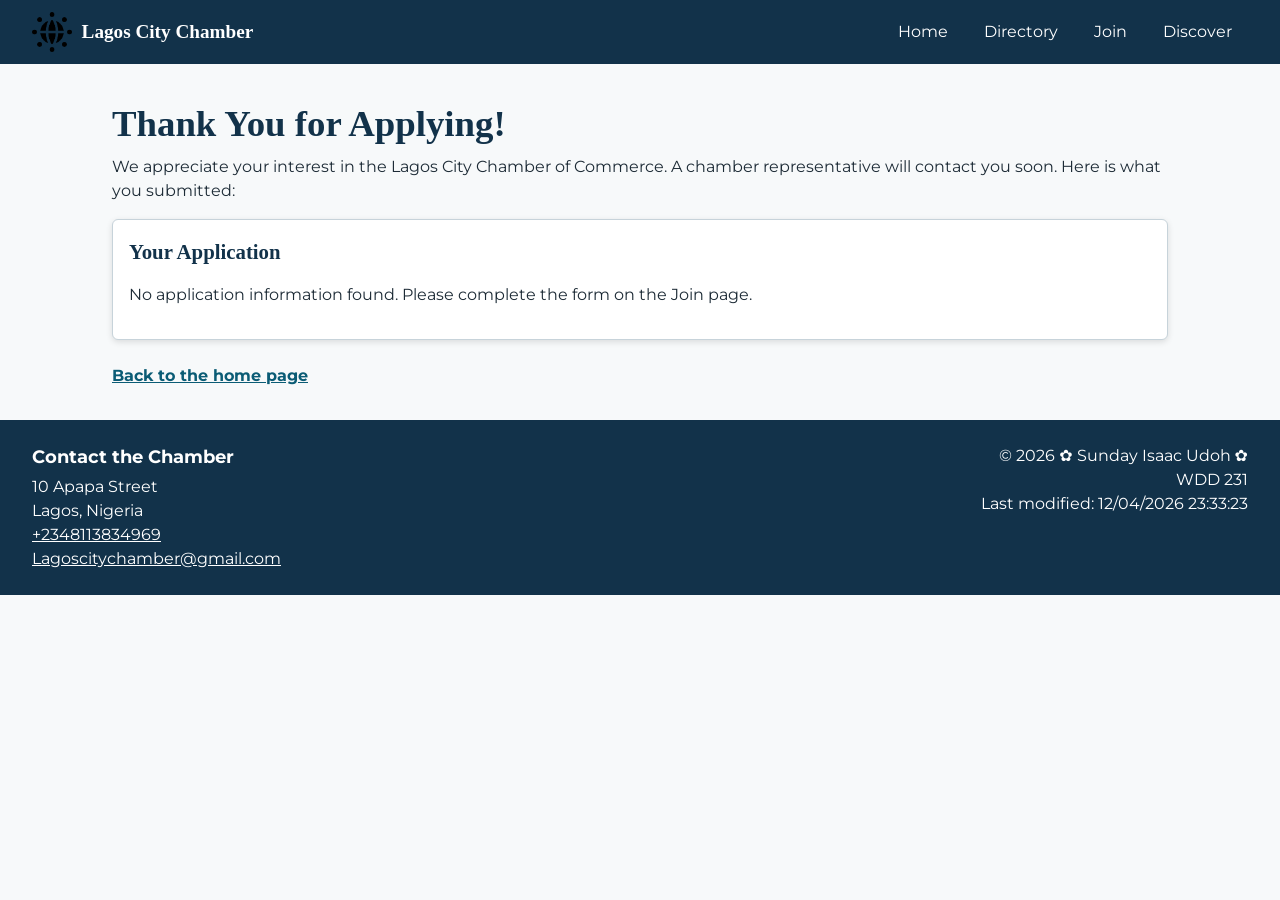
<file: chamber/thankyou.html>
<!DOCTYPE html>
<html lang="en">
<head>
  <meta charset="UTF-8">
  <meta name="viewport" content="width=device-width, initial-scale=1">
  <title>Thank You | Lagos City Chamber of Commerce</title>
  <meta name="description" content="Thank you for applying to join the Lagos City Chamber of Commerce. Here is a summary of your application.">
  <meta name="author" content="Sunday Isaac Udoh">

  <link rel="icon" href="images/logo.svg" type="image/svg+xml">

  <link rel="preconnect" href="https://fonts.googleapis.com">
  <link rel="preconnect" href="https://fonts.gstatic.com" crossorigin>
  <link href="https://fonts.googleapis.com/css2?family=Montserrat:wght@400;700&display=swap" rel="stylesheet">

  <link rel="stylesheet" href="styles/normalize.css">
  <link rel="stylesheet" href="styles/small.css">
  <link rel="stylesheet" href="styles/large.css">

  <script src="scripts/thankyou.js" defer></script>
</head>
<body>
  <header class="site-header">
    <a class="brand" href="index.html">
      <img src="images/logo.webp" alt="" width="40" height="40">
      <span>Lagos City Chamber</span>
    </a>

    <button id="menu-toggle" class="menu-toggle" aria-expanded="false" aria-controls="site-nav" aria-label="Menu">
      <span aria-hidden="true">&#9776;</span>
    </button>

    <nav id="site-nav" class="site-nav" aria-label="Main">
      <ul>
        <li><a href="index.html">Home</a></li>
        <li><a href="directory.html">Directory</a></li>
        <li><a href="join.html">Join</a></li>
        <li><a href="discover.html">Discover</a></li>
      </ul>
    </nav>
  </header>

  <main>
    <h1>Thank You for Applying!</h1>
    <p class="intro">We appreciate your interest in the Lagos City Chamber of Commerce. A chamber representative will contact you soon. Here is what you submitted:</p>

    <section class="panel summary" aria-labelledby="summary-title">
      <h2 id="summary-title">Your Application</h2>
      <dl id="summary"></dl>
    </section>

    <p class="back-link"><a href="index.html">Back to the home page</a></p>
  </main>

  <footer class="site-footer">
    <div class="footer-contact">
      <h2>Contact the Chamber</h2>
      <address>
        10 Apapa Street<br>
        Lagos, Nigeria<br>
        <a href="tel:+2348113834969">+2348113834969</a><br>
        <a href="mailto:Lagoscitychamber@gmail.com">Lagoscitychamber@gmail.com</a>
      </address>
    </div>
    <div class="footer-dev">
      <p>&copy; <span id="year"></span> &#10047; Sunday Isaac Udoh &#10047;</p>
      <p>WDD 231</p>
      <p>Last modified: <span id="last-modified"></span></p>
    </div>
  </footer>
</body>
</html>
</file>
<file: styles/small.css>
:root{
  --navy:#3b4062;
  --navy-2:#4c5280;
  --coral:#c4513f;
  --coral-dark:#a43f2f;
  --cream:#ebe8d6;
  --paper:#f5f3ee;
  --panel:#e4e1d8;
  --text:#2a2e45;
  --font:"Cormorant Garamond","Palatino Linotype",Palatino,Georgia,serif;
}
*,*::before,*::after{box-sizing:border-box}
html{-webkit-text-size-adjust:100%}
body{margin:0 auto;max-width:1200px;padding:0 .75rem;font-family:var(--font);font-size:1.1rem;color:var(--text);background:var(--paper);line-height:1.5}
img{max-width:100%;height:auto;display:block}
ul{list-style:none;margin:0;padding:0}

header{display:flex;align-items:center;gap:.75rem;padding:.5rem 0}
.site-name{flex:1;font-size:1.3rem;font-weight:700}
#menu{font:inherit;font-size:1.6rem;font-weight:700;width:3.25rem;height:3rem;line-height:1;background:var(--coral);color:#fff;border:0;border-radius:8px;cursor:pointer}
#menu:hover{background:var(--coral-dark)}

nav ul{display:none;flex-direction:column}
nav ul.open{display:flex}
nav a{display:block;padding:.85rem .75rem;background:var(--navy);color:#fff;text-decoration:none;font-weight:700;border-bottom:2px solid var(--paper)}
nav a:hover,nav a:focus-visible{background:var(--navy-2)}
nav a.active{background:var(--navy-2);box-shadow:inset 4px 0 0 var(--coral)}

h1{font-size:2rem;font-weight:700;margin:1rem 0 .5rem;color:var(--navy)}
h2{margin:0;padding:.45rem .5rem;background:var(--navy);color:#fff;font-size:1.3rem;text-align:center;border-radius:6px 6px 0 0}
section{margin-bottom:1.25rem}
.panel{background:var(--panel);padding:.75rem;border-radius:0 0 6px 6px}
.about .panel{min-height:14rem}
.photo .panel img{width:100%;max-width:300px;height:auto;margin:0 auto;border-radius:8px}

.filters{display:flex;gap:.6rem;padding:.75rem 0 .5rem}
.filters button{flex:1;font:inherit;font-weight:700;padding:.5rem;background:var(--coral);color:#fff;border:0;border-radius:10px;box-shadow:0 2px 4px rgba(0,0,0,.25);cursor:pointer}
.filters button:hover{background:var(--coral-dark)}
.filters button.active{background:var(--navy);outline:2px solid var(--coral);outline-offset:2px}
.cards{display:grid;gap:.6rem}
.card{background:var(--coral);color:#fff;border-radius:8px;padding:.55rem .5rem;text-align:center;font-weight:700;box-shadow:0 2px 4px rgba(0,0,0,.2)}
.card.completed{background:var(--cream);color:var(--text)}
.card.completed::before{content:"\2713\00a0"}
.credits{text-align:center;margin:.25rem 0 .9rem}

.social{display:flex;justify-content:center;gap:1rem;padding:.75rem 0}
.social img{width:48px;height:48px}
.social a{display:block;border-radius:8px;padding:2px}
.social a:hover{background:var(--cream)}
.legal{background:var(--navy);color:#fff;text-align:center;padding:.75rem .5rem;font-size:1rem}
.legal p{margin:.2rem 0}
</file>
<file: styles/larger.css>
@media (min-width:768px){
  body{padding:0 1.25rem}
  header{padding:.75rem 0}
  .site-name{flex:none}
  #menu{display:none}

  nav ul{display:flex;flex-direction:row;background:var(--navy)}
  nav a{padding:.85rem 1.1rem;border-bottom:0}

  main{display:grid;grid-template-columns:2fr 1fr;column-gap:1.5rem}
  main h1,.certificate{grid-column:1 / -1}
  .about .panel,.photo .panel{height:calc(100% - 2.4rem)}
  .about .panel{min-height:20rem}
  .photo .panel{display:flex;align-items:center;justify-content:center}

  .filters{gap:1.25rem}
  .filters button{padding:.6rem}
  .cards{grid-template-columns:repeat(3,1fr);gap:1.25rem}
}
</file>
<file: chamber/styles/small.css>
:root {
  --navy: #12324a;
  --ink: #1d2b36;
  --paper: #f7f9fa;
  --accent: #0b5c75;
  --accent-light: #d9eef3;
  --zebra: #e8f4f7;
  --line: #c7d3da;
  --white: #ffffff;
}

body {
  font-family: "Montserrat", system-ui, -apple-system, "Segoe UI", Roboto, Arial, sans-serif;
  line-height: 1.5;
  color: var(--ink);
  background: var(--paper);
}

a:focus-visible, button:focus-visible {
  outline: 3px solid #ffbf47;
  outline-offset: 2px;
}

.site-header {
  display: flex;
  flex-wrap: wrap;
  align-items: center;
  justify-content: space-between;
  gap: 0.5rem;
  padding: 0.75rem 1rem;
  background: var(--navy);
  color: var(--white);
}
.site-header a,
.site-header a:visited { color: var(--white); }
.brand {
  display: flex;
  align-items: center;
  gap: 0.6rem;
  color: var(--white);
  font-family: Georgia, "Times New Roman", serif;
  font-size: 1.2rem;
  font-weight: bold;
  text-decoration: none;
}
.menu-toggle {
  background: transparent;
  border: 2px solid var(--white);
  border-radius: 4px;
  padding: 0.25rem 0.7rem;
  font-size: 1.4rem;
  line-height: 1;
  color: var(--white);
}
.site-nav { width: 100%; }
.site-nav ul { display: none; flex-direction: column; }
.site-nav.open ul { display: flex; }
.site-nav a {
  display: block;
  padding: 0.7rem 0.5rem;
  color: var(--white);
  text-decoration: none;
  border-top: 1px solid rgba(255, 255, 255, 0.25);
}
.site-nav a:hover { background: rgba(255, 255, 255, 0.15); }
.site-nav a[aria-current="page"] {
  font-weight: bold;
  background: var(--accent);
}

main { padding: 1.25rem 1rem 2rem; }
h1 {
  font-family: Georgia, "Times New Roman", serif;
  font-size: 1.8rem;
  color: var(--navy);
}
.intro { margin: 0.25rem 0 1rem; }

.view-toggle { display: flex; gap: 0.5rem; margin-bottom: 1rem; }
.view-toggle button {
  min-width: 5rem;
  padding: 0.5rem 1rem;
  background: var(--white);
  color: var(--navy);
  border: 2px solid var(--navy);
  border-radius: 4px;
  font-weight: bold;
}
.view-toggle button[aria-pressed="true"] { background: var(--accent-light); }

#members { display: grid; gap: 1rem; }
.member {
  background: var(--white);
  border: 1px solid var(--line);
  border-radius: 6px;
  padding: 1rem;
  text-align: center;
  box-shadow: 0 2px 6px rgba(0, 0, 0, 0.12);
}
.member img { margin: 0 auto 0.75rem; border-radius: 8px; }
.member h2, .member h3 { font-size: 1.15rem; color: var(--navy); }
.member .tagline { font-style: italic; margin-bottom: 0.5rem; }
.member p, .member a { overflow-wrap: anywhere; }
.member a,
.member a:visited { color: var(--accent); }
.member .level {
  display: inline-block;
  margin-top: 0.5rem;
  padding: 0.1rem 0.6rem;
  background: var(--accent-light);
  border-radius: 999px;
  font-size: 0.85rem;
  font-weight: bold;
}

#members.list { gap: 0; }
#members.list .member {
  text-align: left;
  border-radius: 0;
  box-shadow: none;
  padding: 0.75rem 1rem;
}
#members.list .member:nth-child(even) { background: var(--zebra); }
#members.list .member img,
#members.list .member .tagline { display: none; }

.error { color: #8a1c1c; font-weight: bold; }

.hero {
  position: relative;
  margin: 1rem 0 1.5rem;
}
.hero img {
  width: 100%;
  height: auto;
  border-radius: 8px;
}
.cta,
.cta:visited {
  position: absolute;
  left: 50%;
  bottom: 1rem;
  transform: translateX(-50%);
  padding: 0.7rem 1.2rem;
  background: var(--accent);
  color: var(--white);
  font-weight: bold;
  text-decoration: none;
  white-space: nowrap;
  border: 2px solid var(--white);
  border-radius: 999px;
  box-shadow: 0 3px 8px rgba(0, 0, 0, 0.35);
}
.cta:hover { background: var(--navy); }

.home-grid { display: grid; gap: 1.5rem; }
.panel {
  background: var(--white);
  border: 1px solid var(--line);
  border-radius: 6px;
  padding: 1rem;
  box-shadow: 0 2px 6px rgba(0, 0, 0, 0.12);
}
.panel h2, .spotlights h2 {
  font-family: Georgia, "Times New Roman", serif;
  font-size: 1.3rem;
  color: var(--navy);
  margin-bottom: 0.5rem;
}
.panel h3 { font-size: 1rem; margin: 1rem 0 0.25rem; color: var(--navy); }

.events-list li { padding: 0.6rem 0; border-bottom: 1px solid var(--line); }
.events-list li:last-child { border-bottom: 0; }
.events-list time { font-weight: bold; color: var(--accent); }

.temp { font-size: 2.2rem; font-weight: bold; color: var(--navy); line-height: 1.1; }
.weather-desc { font-size: 1.1rem; }
.forecast li {
  display: flex;
  justify-content: space-between;
  padding: 0.4rem 0;
  border-bottom: 1px solid var(--line);
}

.spotlights { margin-top: 1.5rem; }
.spotlight-grid { display: grid; gap: 1rem; }

.site-footer {
  display: grid;
  gap: 1rem;
  padding: 1.25rem 1rem;
  background: var(--navy);
  color: var(--white);
}
.site-footer h2 { font-size: 1.1rem; margin-bottom: 0.25rem; }
.site-footer a,
.site-footer a:visited { color: var(--white); }

.req { color: #a11a1a; font-weight: bold; }

.join-layout { display: grid; gap: 1.5rem; margin-top: 1rem; }

.join-form {
  background: var(--white);
  border: 1px solid var(--line);
  border-radius: 6px;
  padding: 1rem;
  box-shadow: 0 2px 6px rgba(0, 0, 0, 0.12);
}
.join-form label {
  display: block;
  margin-bottom: 1rem;
  font-weight: bold;
  color: var(--navy);
}
.join-form input[type="text"],
.join-form input[type="email"],
.join-form input[type="tel"],
.join-form select,
.join-form textarea {
  display: block;
  width: 100%;
  margin-top: 0.25rem;
  padding: 0.6rem;
  font: inherit;
  font-weight: normal;
  color: var(--ink);
  background: var(--white);
  border: 2px solid #5b6b78;
  border-radius: 4px;
}
.join-form input:focus-visible,
.join-form select:focus-visible,
.join-form textarea:focus-visible {
  outline: 3px solid #ffbf47;
  outline-offset: 2px;
}
.join-form input:user-invalid,
.join-form select:user-invalid { border-color: #a11a1a; }

.join-form button[type="submit"] {
  width: 100%;
  padding: 0.8rem 1rem;
  background: var(--accent);
  color: var(--white);
  font-weight: bold;
  border: 0;
  border-radius: 4px;
}
.join-form button[type="submit"]:hover { background: var(--navy); }

.membership h2 {
  font-family: Georgia, "Times New Roman", serif;
  font-size: 1.3rem;
  color: var(--navy);
  margin-bottom: 0.75rem;
}
.level-cards { display: grid; gap: 1rem; }
.level-card {
  background: var(--white);
  border: 1px solid var(--line);
  border-top: 6px solid var(--accent);
  border-radius: 6px;
  padding: 1rem;
  text-align: center;
  box-shadow: 0 2px 6px rgba(0, 0, 0, 0.12);
  animation: card-in 0.8s ease-out both;
}
.level-card:nth-child(2) { animation-delay: 0.2s; }
.level-card:nth-child(3) { animation-delay: 0.4s; }
.level-card:nth-child(4) { animation-delay: 0.6s; }
.level-card.np { border-top-color: #2e7d32; }
.level-card.bronze { border-top-color: #8c5a2b; }
.level-card.silver { border-top-color: #6b7780; }
.level-card.gold { border-top-color: #b8860b; }
.level-card h3 { font-size: 1.1rem; color: var(--navy); }
.level-card p { margin: 0.25rem 0 0.5rem; }
.level-card a,
.level-card a:visited { color: var(--accent); font-weight: bold; }

@keyframes card-in {
  from { opacity: 0; transform: translateY(24px); }
  to { opacity: 1; transform: translateY(0); }
}
@media (prefers-reduced-motion: reduce) {
  .level-card { animation: none; }
}

dialog {
  width: min(92vw, 28rem);
  padding: 0;
  color: var(--ink);
  background: var(--white);
  border: 0;
  border-radius: 8px;
  box-shadow: 0 10px 30px rgba(0, 0, 0, 0.4);
}
dialog::backdrop { background: rgba(18, 50, 74, 0.65); }
.modal-body { padding: 1.25rem; }
.modal-body h2 {
  font-family: Georgia, "Times New Roman", serif;
  color: var(--navy);
}
.modal-body .price { font-weight: bold; color: var(--accent); margin: 0.25rem 0 0.75rem; }
.modal-body ul { list-style: disc; padding-left: 1.25rem; margin-bottom: 1rem; }
.modal-close {
  padding: 0.5rem 1.25rem;
  background: var(--navy);
  color: var(--white);
  font-weight: bold;
  border: 0;
  border-radius: 4px;
}

.summary { margin-top: 1rem; }
.summary dt { font-weight: bold; color: var(--navy); }
.summary dd { margin: 0 0 1rem; overflow-wrap: anywhere; }
.back-link { margin-top: 1.5rem; }
.back-link a { color: var(--accent); font-weight: bold; }

.visit-message {
  margin-bottom: 1rem;
  padding: 0.75rem 1rem;
  background: var(--accent-light);
  color: var(--navy);
  font-weight: bold;
  border-left: 6px solid var(--accent);
  border-radius: 4px;
}
.visit-message:empty { display: none; }

.area-info { margin-bottom: 1.5rem; }

.places {
  display: grid;
  gap: 1rem;
  grid-template-columns: 1fr;
  grid-template-areas:
    "card1"
    "card2"
    "card3"
    "card4"
    "card5"
    "card6"
    "card7"
    "card8";
}
.card1 { grid-area: card1; }
.card2 { grid-area: card2; }
.card3 { grid-area: card3; }
.card4 { grid-area: card4; }
.card5 { grid-area: card5; }
.card6 { grid-area: card6; }
.card7 { grid-area: card7; }
.card8 { grid-area: card8; }

.place-card {
  display: flex;
  flex-direction: column;
  padding: 1rem;
  background: var(--white);
  border: 1px solid var(--line);
  border-radius: 6px;
  box-shadow: 0 2px 6px rgba(0, 0, 0, 0.12);
}
.place-card h2 { font-size: 1.15rem; color: var(--navy); margin-bottom: 0.5rem; }
.place-card figure {
  margin: 0 0 0.75rem;
  overflow: hidden;
  border-radius: 6px;
}
.place-card img {
  width: 100%;
  max-width: 300px;
  height: auto;
  margin: 0 auto;
}
.place-card address { font-weight: bold; margin-bottom: 0.5rem; }
.place-card p { margin-bottom: 1rem; }
.place-card button {
  margin-top: auto;
  align-self: flex-start;
  padding: 0.6rem 1.2rem;
  background: var(--accent);
  color: var(--white);
  font-weight: bold;
  border: 0;
  border-radius: 4px;
}
.place-card button:hover { background: var(--navy); }
</file>
<file: chamber/styles/large.css>
@media (min-width: 48em) {
  .site-header { flex-wrap: nowrap; padding: 0.75rem 2rem; }
  .menu-toggle { display: none; }
  .site-nav { width: auto; }
  .site-nav ul, .site-nav.open ul { display: flex; flex-direction: row; gap: 0.25rem; }
  .site-nav a { border-top: 0; border-radius: 4px; padding: 0.5rem 1rem; }

  main { max-width: 70rem; margin: 0 auto; padding: 2rem; }
  h1 { font-size: 2.3rem; }

  #members.grid { grid-template-columns: repeat(auto-fill, minmax(15rem, 1fr)); }

  #members.list .member {
    display: grid;
    grid-template-columns: 1.2fr 1.5fr 1fr 1.6fr 0.6fr;
    gap: 1rem;
    align-items: center;
  }
  #members.list .member .level { margin-top: 0; justify-self: start; }

  .cta { bottom: 2rem; padding: 0.9rem 2rem; font-size: 1.1rem; }
  .home-grid { grid-template-columns: 1fr 1fr; }
  .spotlight-grid { grid-template-columns: repeat(auto-fit, minmax(14rem, 1fr)); }

  .site-footer {
    grid-template-columns: 1fr 1fr;
    padding: 1.5rem 2rem;
  }
  .footer-dev { text-align: right; }

  .join-layout { grid-template-columns: 3fr 2fr; align-items: start; }
  .join-form { padding: 1.5rem; }
  .join-form button[type="submit"] { width: auto; min-width: 12rem; }
}

@media (min-width: 641px) and (max-width: 1024px) {
  .places {
    grid-template-columns: 1fr 1fr;
    grid-template-areas:
      "card1 card1"
      "card2 card3"
      "card4 card5"
      "card6 card6"
      "card7 card8";
  }
}

@media (min-width: 1025px) {
  .places {
    grid-template-columns: repeat(4, 1fr);
    grid-template-areas:
      "card1 card1 card2 card3"
      "card4 card5 card2 card6"
      "card7 card7 card7 card8";
  }
}

@media (min-width: 641px) {
  .place-card img {
    transition: transform 0.4s ease, filter 0.4s ease;
  }
  .place-card img:hover {
    transform: scale(1.08);
    filter: saturate(1.4) brightness(1.05);
  }
}
</file>
<file: styles/siteplan.css>
/* Discover Akwa Ibom - site plan styles
   Colors: Forest Green #1F5C3A, Palm Gold #E0A526, Warm Cream #FFF8E7, White #FFFFFF, Charcoal #222222
   Fonts: Playfair Display (headings), Open Sans (body) */

:root {
  --green: #1F5C3A;
  --gold: #E0A526;
  --cream: #FFF8E7;
  --white: #FFFFFF;
  --charcoal: #222222;
}

* { box-sizing: border-box; }

body {
  margin: 0;
  font-family: "Open Sans", Arial, sans-serif;
  font-size: 1rem;
  line-height: 1.6;
  color: var(--charcoal);
  background-color: var(--cream);
}

h1, h2, h3 {
  font-family: "Playfair Display", Georgia, serif;
  color: var(--green);
  line-height: 1.25;
}

.site-header {
  background-color: var(--green);
  color: var(--white);
  padding: 1.5rem 1rem;
  text-align: center;
  border-bottom: 6px solid var(--gold);
}
.site-header h1 { color: var(--white); margin: 0 0 0.5rem; font-size: 1.75rem; }
.site-header p { margin: 0; }

.plan-nav { background-color: var(--white); border-bottom: 2px solid var(--gold); }
.plan-nav ul {
  list-style: none;
  margin: 0;
  padding: 0.5rem;
  display: flex;
  flex-wrap: wrap;
  justify-content: center;
  gap: 0.25rem 1rem;
}
.plan-nav a {
  display: inline-block;
  padding: 0.5rem 0.25rem;
  color: var(--green);
  font-weight: 600;
  text-decoration: none;
  border-bottom: 2px solid transparent;
}
.plan-nav a:hover, .plan-nav a:focus { border-bottom-color: var(--gold); }

main { max-width: 900px; margin: 0 auto; padding: 1rem; }

section {
  background-color: var(--white);
  border-left: 6px solid var(--gold);
  border-radius: 6px;
  padding: 1rem 1.25rem;
  margin-bottom: 1.5rem;
}
section h2 { margin-top: 0; font-size: 1.5rem; }
section h3 { font-size: 1.15rem; }

.highlight {
  font-family: "Playfair Display", Georgia, serif;
  font-size: 1.5rem;
  color: var(--green);
  margin: 0.5rem 0;
}

.card {
  background-color: var(--cream);
  border: 1px solid var(--gold);
  border-radius: 6px;
  padding: 0.75rem 1rem;
  margin-bottom: 1rem;
}
.card h3 { margin-top: 0; }

.swatches { list-style: none; padding: 0; margin: 1rem 0; }
.swatches li { display: flex; align-items: center; gap: 0.75rem; margin-bottom: 0.5rem; flex-wrap: wrap; }
.swatch {
  display: inline-block;
  width: 3rem;
  height: 2rem;
  border-radius: 4px;
  border: 2px solid var(--charcoal);
}
.swatch-green { background-color: var(--green); }
.swatch-gold { background-color: var(--gold); }
.swatch-cream { background-color: var(--cream); }
.swatch-white { background-color: var(--white); }
.swatch-charcoal { background-color: var(--charcoal); }
code { font-family: "Open Sans", Arial, sans-serif; font-weight: 600; color: var(--charcoal); }

.table-wrap { overflow-x: auto; }
table { width: 100%; border-collapse: collapse; margin: 0.5rem 0 1rem; }
caption { text-align: left; font-weight: 600; color: var(--green); padding-bottom: 0.5rem; }
th, td { border: 1px solid var(--charcoal); padding: 0.5rem 0.75rem; text-align: left; vertical-align: top; }
thead th { background-color: var(--green); color: var(--white); }
tbody th { background-color: var(--cream); color: var(--charcoal); }

.sample-heading { font-family: "Playfair Display", Georgia, serif; font-size: 1.25rem; font-weight: 700; color: var(--green); }
.sample-body { font-family: "Open Sans", Arial, sans-serif; }

figure { margin: 1rem 0; text-align: center; }
figure img { max-width: 100%; height: auto; border: 2px solid var(--charcoal); background-color: var(--white); }
figcaption { margin-top: 0.5rem; font-weight: 600; color: var(--green); }

.site-footer {
  background-color: var(--green);
  color: var(--white);
  text-align: center;
  padding: 1rem;
  border-top: 6px solid var(--gold);
}
.site-footer p { margin: 0; }

a:focus-visible { outline: 3px solid var(--gold); outline-offset: 2px; }

@media (min-width: 700px) {
  .site-header h1 { font-size: 2.25rem; }
  main { padding: 2rem 1rem; }
  section { padding: 1.5rem 2rem; }
}
</file>
